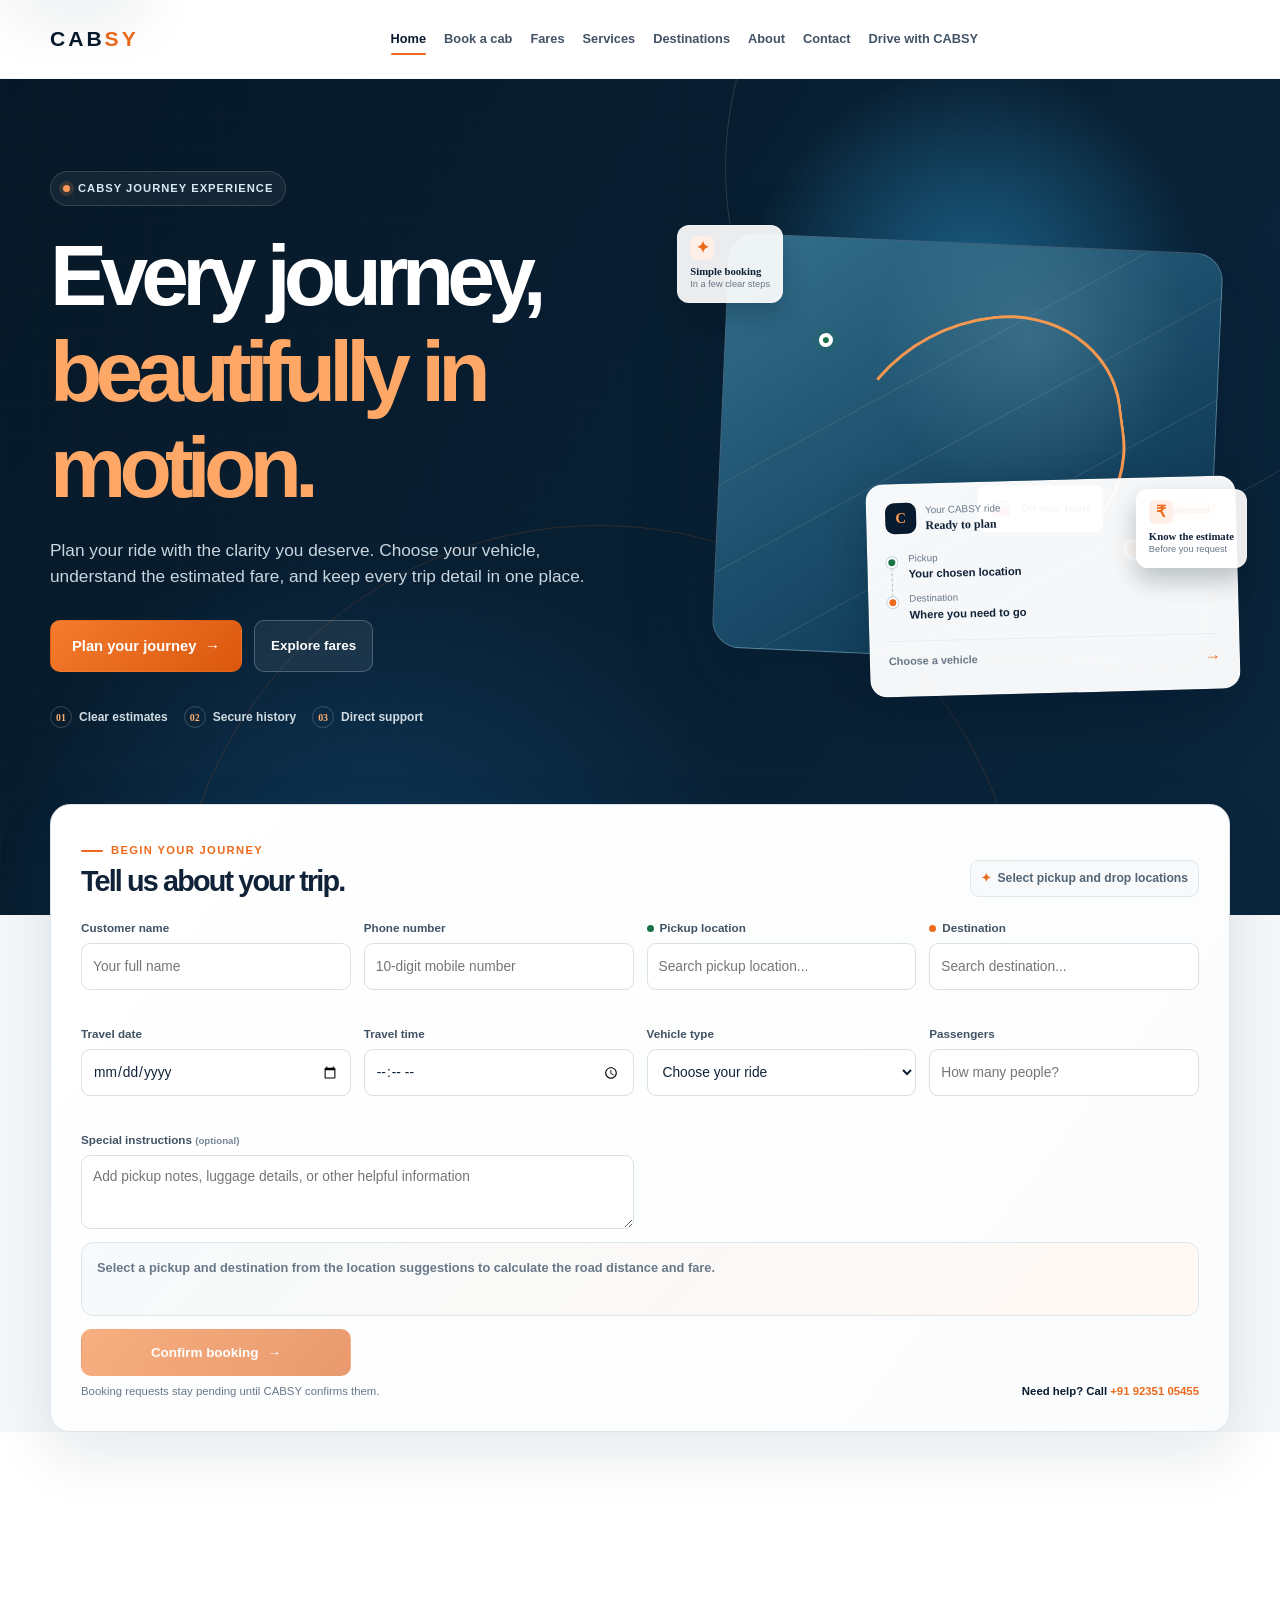
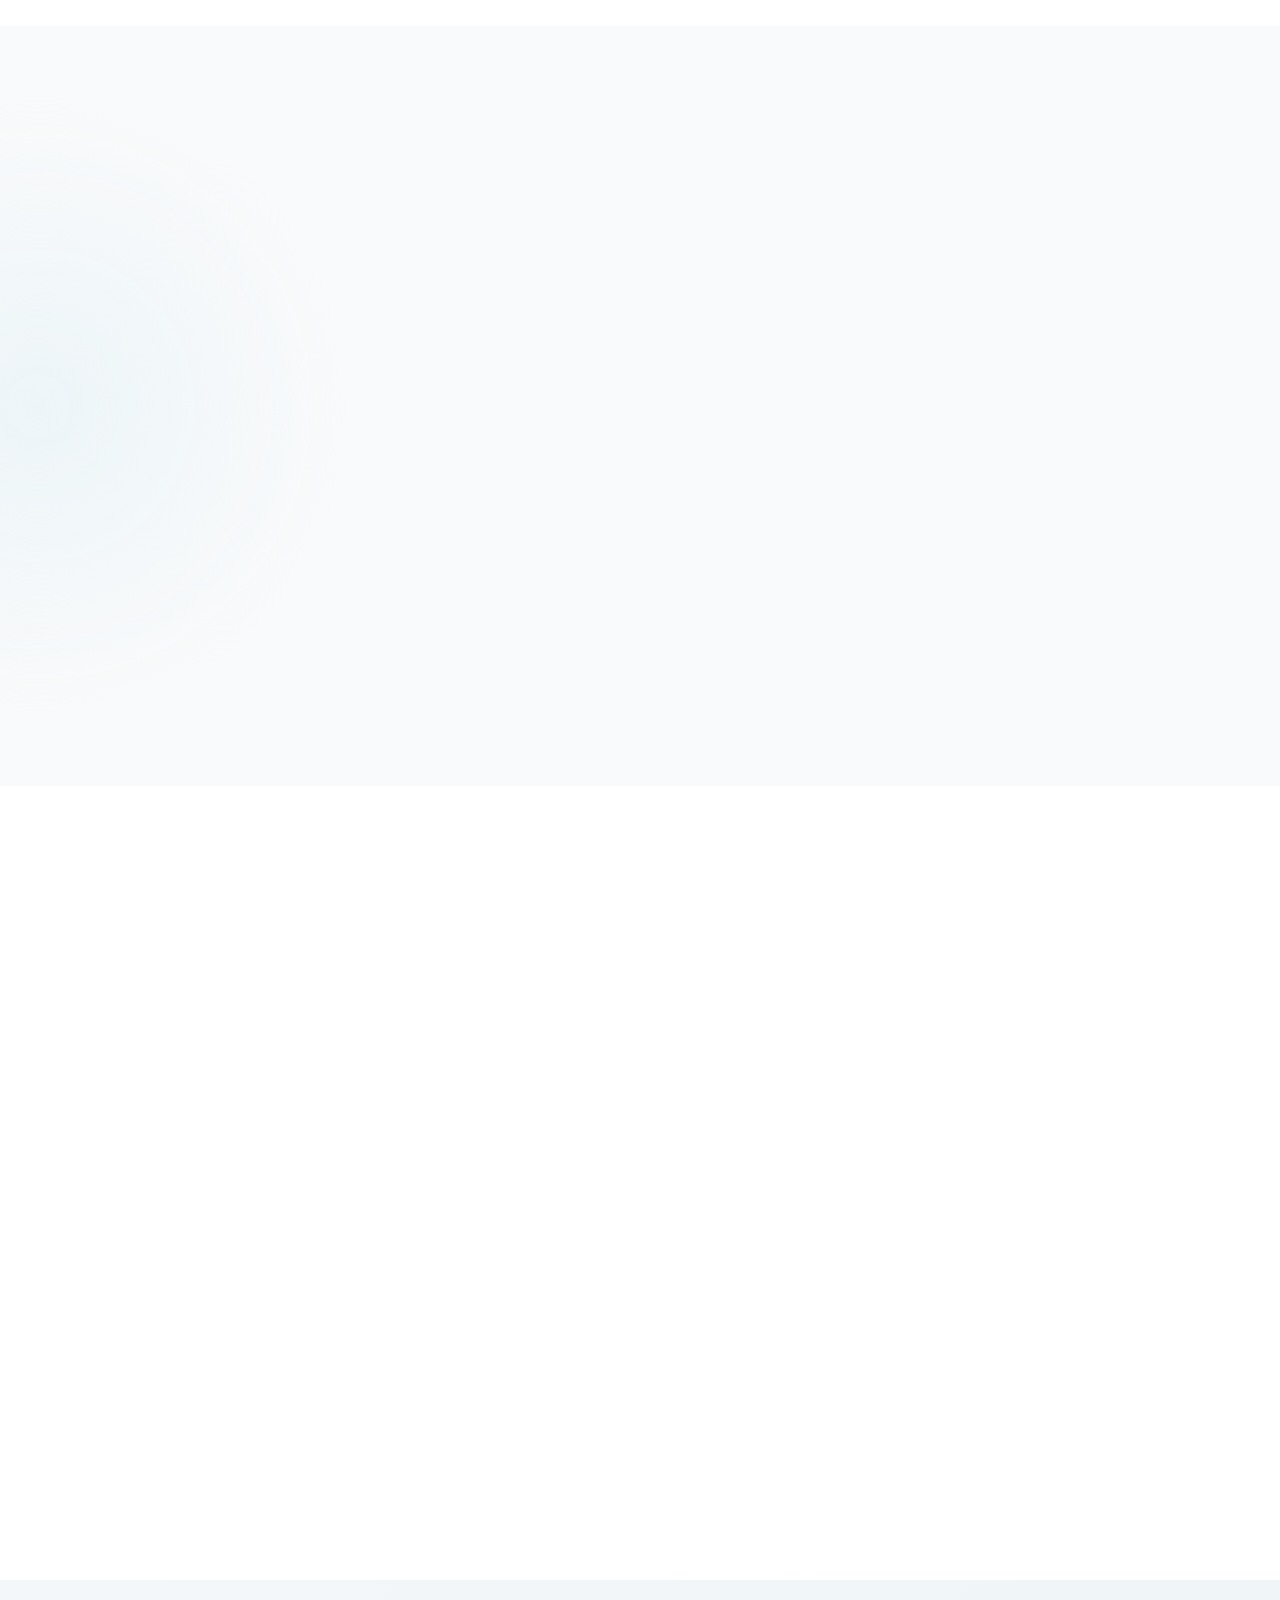
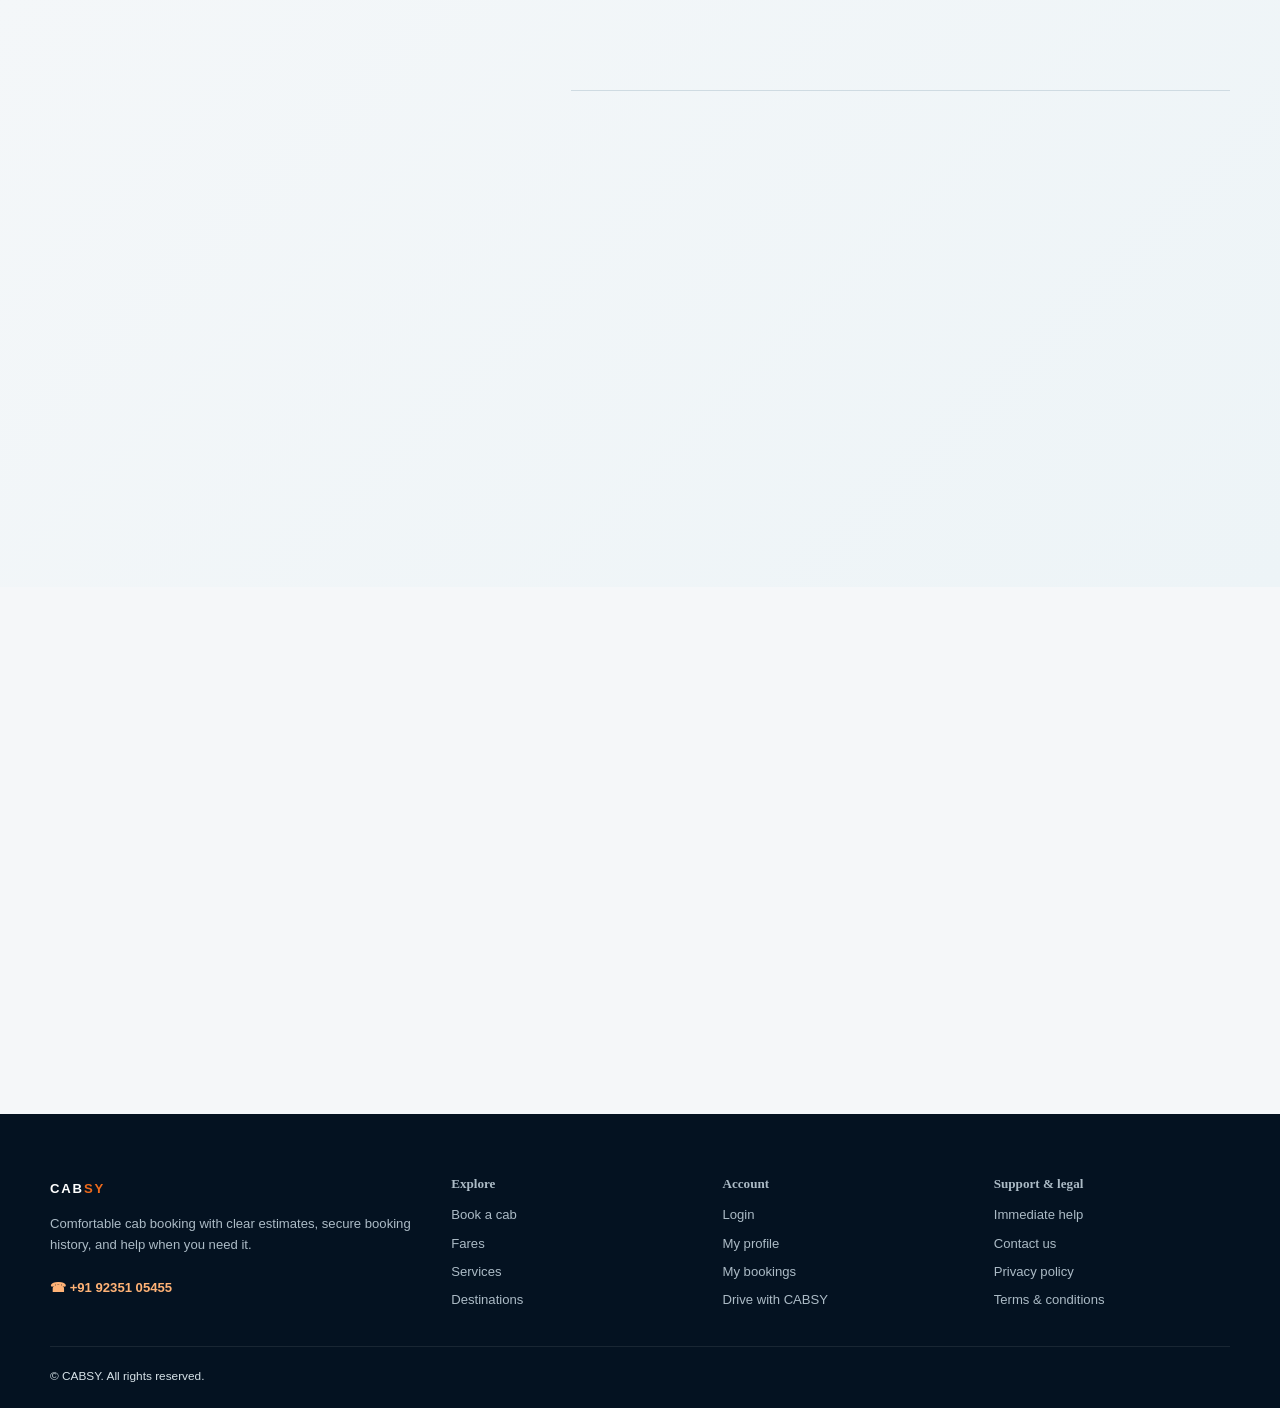
<file: index.html>
<!doctype html>
<html lang="en">
<head>
  <meta charset="utf-8">
  <meta name="viewport" content="width=device-width, initial-scale=1">
  <title>CABSY | Premium cab booking, made clear</title>
  <meta name="description" content="Plan your CABSY trip with transparent estimated fares, account-based booking history, and immediate support.">
  <meta property="og:title" content="CABSY | Your Journey, Our Priority">
  <meta property="og:description" content="Comfortable cab booking with clear trip details and transparent estimated fares.">
  <link rel="canonical" href="https://cabsyindia.com/">
  <link rel="stylesheet" href="css/style.css">
</head>
<body class="landing-page">
  <a class="skip-link" href="#main">Skip to content</a>
  <header class="site-header">
    <nav class="nav container" aria-label="Main navigation">
      <a class="logo" href="index.html" aria-label="CABSY home">CAB<span>SY</span></a>
      <button class="menu-toggle" type="button" aria-label="Toggle navigation menu" aria-expanded="false">☰</button>
      <div class="nav-links">
        <a class="active" href="index.html">Home</a><a href="#book">Book a cab</a><a href="fares.html">Fares</a><a href="services.html">Services</a><a href="destinations.html">Destinations</a><a href="about.html">About</a><a href="contact.html">Contact</a><a href="driver-registration.html">Drive with CABSY</a>
      </div>
      <div class="nav-actions" data-auth-slot></div>
    </nav>
  </header>

  <main id="main">
    <section class="hero hero-premium">
      <div class="hero-orbit orbit-one" aria-hidden="true"></div><div class="hero-orbit orbit-two" aria-hidden="true"></div>
      <div class="hero-grid-pattern" aria-hidden="true"></div>
      <div class="container hero-layout">
        <div class="hero-copy hero-entrance">
          <span class="hero-badge"><i aria-hidden="true"></i> CABSY journey experience</span>
          <h1>Every journey,<br><span>beautifully in motion.</span></h1>
          <p>Plan your ride with the clarity you deserve. Choose your vehicle, understand the estimated fare, and keep every trip detail in one place.</p>
          <div class="hero-actions">
            <a class="button button-primary button-xl" href="#book">Plan your journey <span aria-hidden="true">→</span></a>
            <a class="button button-ghost" href="fares.html">Explore fares</a>
          </div>
          <div class="hero-proof" aria-label="CABSY product benefits"><span><b>01</b> Clear estimates</span><span><b>02</b> Secure history</span><span><b>03</b> Direct support</span></div>
        </div>

        <div class="hero-product hero-entrance" aria-label="CABSY booking preview">
          <div class="hero-glow" aria-hidden="true"></div>
          <div class="map-panel">
            <div class="map-lines" aria-hidden="true"><span></span><span></span><span></span><span></span></div>
            <div class="map-route" aria-hidden="true"><i></i><b></b></div>
            <div class="car-chip" aria-hidden="true"><span>🚘</span><small>On your route</small></div>
          </div>
          <article class="trip-preview">
            <div class="preview-top"><span class="preview-mark">C</span><span><small>Your CABSY ride</small><strong>Ready to plan</strong></span><em>Estimated</em></div>
            <div class="preview-route"><span class="route-point pickup"></span><div><small>Pickup</small><strong>Your chosen location</strong></div><span class="route-rule"></span><span class="route-point destination"></span><div><small>Destination</small><strong>Where you need to go</strong></div></div>
            <div class="preview-foot"><span>Choose a vehicle</span><span class="mini-arrow">→</span></div>
          </article>
          <div class="floating-note note-left"><span>✦</span><strong>Simple booking</strong><small>In a few clear steps</small></div>
          <div class="floating-note note-right"><span>₹</span><strong>Know the estimate</strong><small>Before you request</small></div>
        </div>
      </div>
    </section>

    <section class="booking-stage" id="book" aria-labelledby="booking-title">
      <div class="container">
        <form class="booking-card" id="booking-form" novalidate>
          <div class="booking-header">
            <div><span class="eyebrow">Begin your journey</span><h2 id="booking-title">Tell us about your trip.</h2></div>
            <div class="fare-preview" data-fare-preview><span>✦</span> Select pickup and drop locations</div>
          </div>
          <div class="booking-grid">
            <div class="field"><label for="name">Customer name</label><input id="name" name="name" autocomplete="name" required placeholder="Your full name"><span class="field-error" data-error-for="name"></span></div>
            <div class="field"><label for="phone">Phone number</label><input id="phone" name="phone" inputmode="tel" autocomplete="tel" required placeholder="10-digit mobile number"><span class="field-error" data-error-for="phone"></span></div>
            <div class="field field-route location-field"><label for="pickup"><span class="input-status status-pickup"></span>Pickup location</label><input id="pickup" name="pickup" required autocomplete="off" placeholder="Search pickup location..."><div class="location-results" data-location-results="pickup" role="listbox"></div><span class="field-error" data-error-for="pickup"></span></div>
            <div class="field field-route location-field"><label for="destination"><span class="input-status status-destination"></span>Destination</label><input id="destination" name="destination" required autocomplete="off" placeholder="Search destination..."><div class="location-results" data-location-results="drop" role="listbox"></div><span class="field-error" data-error-for="destination"></span></div>
            <div class="field"><label for="travel_date">Travel date</label><input id="travel_date" name="travel_date" type="date" required><span class="field-error" data-error-for="travel_date"></span></div>
            <div class="field"><label for="travel_time">Travel time</label><input id="travel_time" name="travel_time" type="time" required><span class="field-error" data-error-for="travel_time"></span></div>
            <div class="field"><label for="vehicle">Vehicle type</label><select id="vehicle" name="vehicle" required><option value="">Choose your ride</option><option value="sedan">Sedan · ₹14/km · Up to 4</option><option value="suv">SUV · ₹18/km · Up to 6</option><option value="premium">Premium · ₹25/km · Up to 4</option></select><span class="field-error" data-error-for="vehicle"></span></div>
            <div class="field"><label for="passenger_count">Passengers</label><input id="passenger_count" name="passenger_count" type="number" min="1" max="16" required placeholder="How many people?"><span class="field-error" data-error-for="passenger_count"></span></div>
            <div class="field field-full"><label for="special_instructions">Special instructions <small>(optional)</small></label><textarea id="special_instructions" name="special_instructions" placeholder="Add pickup notes, luggage details, or other helpful information"></textarea></div>
            <section class="route-summary" id="route-summary" aria-live="polite"><div class="route-summary-empty">Select a pickup and destination from the location suggestions to calculate the road distance and fare.</div></section><div class="route-map" id="route-map" hidden aria-label="Driving route map"></div>
            <button class="button button-primary form-submit" type="submit" disabled>Confirm booking <span aria-hidden="true">→</span></button>
          </div>
          <div class="booking-footer"><span>Booking requests stay pending until CABSY confirms them.</span><a href="tel:+919235105455">Need help? Call <b>+91 92351 05455</b></a></div>
        </form>
      </div>
    </section>

    <section class="assurance-band"><div class="container assurance-grid" data-reveal>
      <div><span class="assurance-number">01</span><strong>Transparent estimates</strong><p>See the vehicle’s estimated fare before you submit.</p></div>
      <div><span class="assurance-number">02</span><strong>Details, always available</strong><p>Find your booking reference and trip information in your account.</p></div>
      <div><span class="assurance-number">03</span><strong>Immediate human help</strong><p><a href="tel:+919235105455">Call +91 92351 05455</a> when you need information.</p></div>
    </div></section>

    <section class="section experience-section"><div class="container split-intro" data-reveal>
      <div><span class="eyebrow">Designed around your journey</span><h2>The kind of clarity travel deserves.</h2></div>
      <p>From a first booking request to checking an existing trip, CABSY keeps the essential details calm, visible, and easy to manage.</p>
    </div><div class="container experience-grid">
      <article class="experience-card card card-wide" data-reveal><div class="experience-icon">↗</div><div><span class="card-kicker">A focused start</span><h3>Book without the back-and-forth.</h3><p>Share your route, date, group size, and preferred vehicle in one considered flow.</p></div><div class="card-orbit" aria-hidden="true"><span></span><span></span></div></article>
      <article class="experience-card card" data-reveal><div class="experience-icon">₹</div><span class="card-kicker">No surprises in the flow</span><h3>Estimates that stay visible.</h3><p>Your selected vehicle’s estimated fare is visible before you submit a request.</p></article>
      <article class="experience-card card card-dark" data-reveal><div class="experience-icon">□</div><span class="card-kicker">Your CABSY account</span><h3>Every request, within reach.</h3><p>Review your details, status, and booking history whenever you need them.</p><a href="auth.html" class="card-link">Create an account <span>→</span></a></article>
    </div></section>

    <section class="section fleet-section"><div class="container fleet-head" data-reveal><div><span class="eyebrow">Choose your comfort</span><h2>Made for the way<br>you travel.</h2></div><div><p>Choose a vehicle based on your group, luggage, and the kind of journey ahead.</p><a class="text-link" href="fares.html">Explore all vehicles <span>→</span></a></div></div>
      <div class="container vehicle-grid">
        <article class="vehicle-card card" data-reveal><div class="vehicle-stage stage-sedan"><span class="vehicle-emoji">🚘</span><span class="vehicle-label">Sedan</span></div><p class="vehicle-meta">Up to 4 passengers · 2 bags</p><h3>Easy, everyday comfort.</h3><div class="price">₹14 <small>per road km</small></div><button class="button button-outline" data-vehicle-select="sedan">Choose Sedan</button></article>
        <article class="vehicle-card card featured-vehicle" data-reveal><span class="popular-tag">Family favourite</span><div class="vehicle-stage stage-ertiga"><span class="vehicle-emoji">🚙</span><span class="vehicle-label">SUV</span></div><p class="vehicle-meta">Up to 6 passengers · 4 bags</p><h3>Room for everyone.</h3><div class="price">₹18 <small>per road km</small></div><button class="button button-primary" data-vehicle-select="suv">Choose SUV</button></article>
        <article class="vehicle-card card" data-reveal><div class="vehicle-stage stage-innova"><span class="vehicle-emoji">✨</span><span class="vehicle-label">Premium</span></div><p class="vehicle-meta">Up to 4 passengers · 3 bags</p><h3>Elevated comfort for the road.</h3><div class="price">₹25 <small>per road km</small></div><button class="button button-outline" data-vehicle-select="premium">Choose Premium</button></article>
      </div>
    </section>

    <section class="section journey-section"><div class="container journey-layout"><div class="journey-copy" data-reveal><span class="eyebrow">A better booking rhythm</span><h2>Four moments.<br>One seamless request.</h2><p>We have made the journey from an idea to a clear booking request intentionally simple.</p><a class="button button-outline" href="#book">Start planning <span aria-hidden="true">→</span></a></div><ol class="journey-list"><li data-reveal><span>01</span><div><h3>Create your account</h3><p>Sign in securely to keep your trip information together.</p></div></li><li data-reveal><span>02</span><div><h3>Share the essentials</h3><p>Add route, date, time, and passenger details.</p></div></li><li data-reveal><span>03</span><div><h3>Choose your ride</h3><p>Select the vehicle that suits the journey you are planning.</p></div></li><li data-reveal><span>04</span><div><h3>Keep your reference</h3><p>Track the pending request through your CABSY account.</p></div></li></ol></div></section>

    <section class="section support-section"><div class="container support-card" data-reveal><div class="support-orb" aria-hidden="true"></div><div><span class="eyebrow">A real person when it matters</span><h2>Need a little help<br>along the way?</h2><p>For immediate help or any information about a booking request, call CABSY directly.</p></div><a class="support-number" href="tel:+919235105455"><span aria-hidden="true">☎</span><span><small>Call CABSY support</small><strong>+91 92351 05455</strong></span></a></div></section>
  </main>

  <footer class="site-footer"><div class="container footer-grid"><div><a class="logo" href="index.html">CAB<span>SY</span></a><p>Comfortable cab booking with clear estimates, secure booking history, and help when you need it.</p><a class="footer-phone" href="tel:+919235105455">☎ +91 92351 05455</a></div><div><p class="footer-title">Explore</p><div class="footer-links"><a href="#book">Book a cab</a><a href="fares.html">Fares</a><a href="services.html">Services</a><a href="destinations.html">Destinations</a></div></div><div><p class="footer-title">Account</p><div class="footer-links"><a href="auth.html">Login</a><a href="profile.html">My profile</a><a href="bookings.html">My bookings</a><a href="driver-registration.html">Drive with CABSY</a></div></div><div><p class="footer-title">Support & legal</p><div class="footer-links"><a href="tel:+919235105455">Immediate help</a><a href="contact.html">Contact us</a><a href="privacy.html">Privacy policy</a><a href="terms.html">Terms & conditions</a></div></div></div><div class="container copyright">© CABSY. All rights reserved.</div></footer>
  <div class="toast-region" aria-live="polite"></div><div class="modal-backdrop" id="modal-backdrop" role="presentation"><section class="modal" role="dialog" aria-modal="true"></section></div>
  <script type="module" src="js/script.js"></script><script type="module" src="js/booking.js"></script>
</body>
</html>
</file>
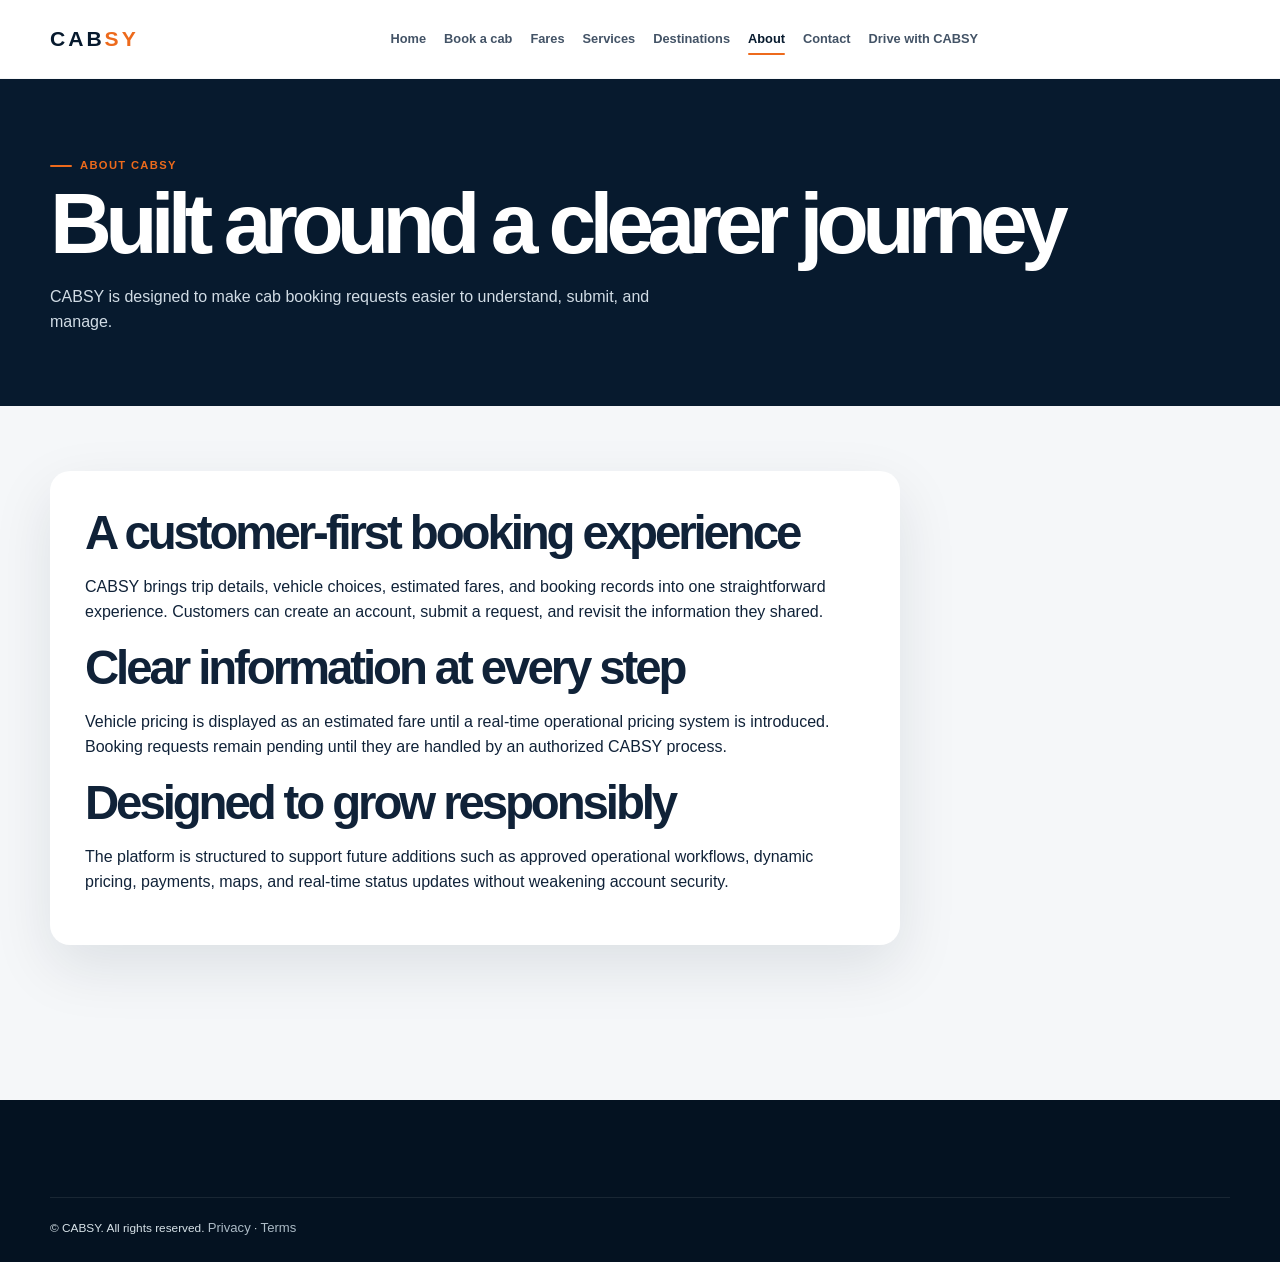
<file: about.html>
<!doctype html><html lang="en"><head><meta charset="utf-8"><meta name="viewport" content="width=device-width,initial-scale=1"><title>About CABSY</title><meta name="description" content="Learn about CABSY's customer-first cab booking approach."><link rel="stylesheet" href="css/style.css"></head><body><header class="site-header"><nav class="nav container"><a class="logo" href="index.html">CAB<span>SY</span></a><div class="nav-links"><a href="index.html">Home</a><a href="index.html#book">Book a cab</a><a href="fares.html">Fares</a><a href="services.html">Services</a><a href="destinations.html">Destinations</a><a class="active" href="about.html">About</a><a href="contact.html">Contact</a><a href="driver-registration.html">Drive with CABSY</a></div><div class="nav-actions" data-auth-slot></div></nav></header><main><section class="page-hero"><div class="container"><span class="eyebrow">About CABSY</span><h1>Built around a clearer journey</h1><p>CABSY is designed to make cab booking requests easier to understand, submit, and manage.</p></div></section><section class="content-page container"><article><h2>A customer-first booking experience</h2><p>CABSY brings trip details, vehicle choices, estimated fares, and booking records into one straightforward experience. Customers can create an account, submit a request, and revisit the information they shared.</p><h2>Clear information at every step</h2><p>Vehicle pricing is displayed as an estimated fare until a real-time operational pricing system is introduced. Booking requests remain pending until they are handled by an authorized CABSY process.</p><h2>Designed to grow responsibly</h2><p>The platform is structured to support future additions such as approved operational workflows, dynamic pricing, payments, maps, and real-time status updates without weakening account security.</p></article></section></main><footer class="site-footer"><div class="container copyright">© CABSY. All rights reserved. <a href="privacy.html">Privacy</a> · <a href="terms.html">Terms</a></div></footer><div class="toast-region" aria-live="polite"></div><script type="module" src="js/script.js"></script></body></html>
</file>
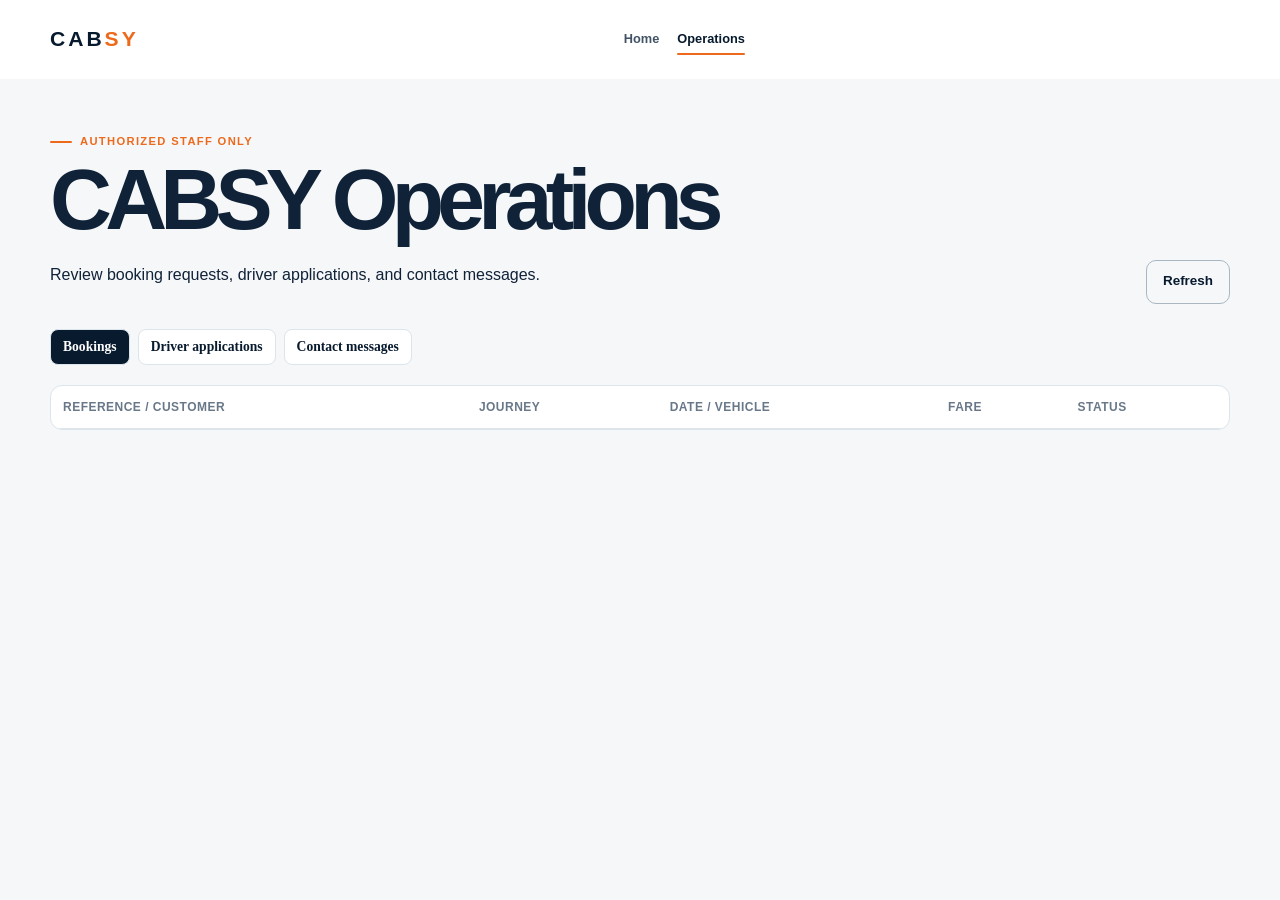
<file: admin.html>
<!doctype html><html lang="en"><head><meta charset="utf-8"><meta name="viewport" content="width=device-width,initial-scale=1"><title>Operations Dashboard | CABSY</title><meta name="description" content="Protected CABSY operations dashboard."><link rel="stylesheet" href="css/style.css"><link rel="stylesheet" href="css/bookings.css"><link rel="stylesheet" href="css/admin.css"></head><body><header class="site-header"><nav class="nav container"><a class="logo" href="index.html">CAB<span>SY</span></a><div class="nav-links"><a href="index.html">Home</a><a class="active" href="admin.html">Operations</a></div><div class="nav-actions" data-auth-slot></div></nav></header><main class="dashboard container"><div class="dashboard-head"><div><span class="eyebrow">Authorized staff only</span><h1>CABSY Operations</h1><p>Review booking requests, driver applications, and contact messages.</p></div><button class="button button-outline" id="refresh-dashboard">Refresh</button></div><section class="grid-3" id="admin-metrics" aria-live="polite"></section><div class="admin-tabs" role="tablist"><button class="admin-tab active" data-panel="admin-bookings">Bookings</button><button class="admin-tab" data-panel="admin-drivers">Driver applications</button><button class="admin-tab" data-panel="admin-messages">Contact messages</button></div><section class="admin-panel active" id="admin-bookings"><div class="admin-table-wrap"><table class="admin-table"><thead><tr><th>Reference / customer</th><th>Journey</th><th>Date / vehicle</th><th>Fare</th><th>Status</th></tr></thead><tbody id="admin-bookings-body"></tbody></table></div></section><section class="admin-panel" id="admin-drivers"><div class="admin-table-wrap"><table class="admin-table"><thead><tr><th>Applicant</th><th>Experience / vehicle</th><th>Registration / licence</th><th>Status</th></tr></thead><tbody id="admin-drivers-body"></tbody></table></div></section><section class="admin-panel" id="admin-messages"><div class="admin-table-wrap"><table class="admin-table"><thead><tr><th>Sender</th><th>Message</th><th>Received</th><th>Status</th></tr></thead><tbody id="admin-messages-body"></tbody></table></div></section></main><div class="toast-region" aria-live="polite"></div><script type="module" src="js/admin.js"></script></body></html>
</file>
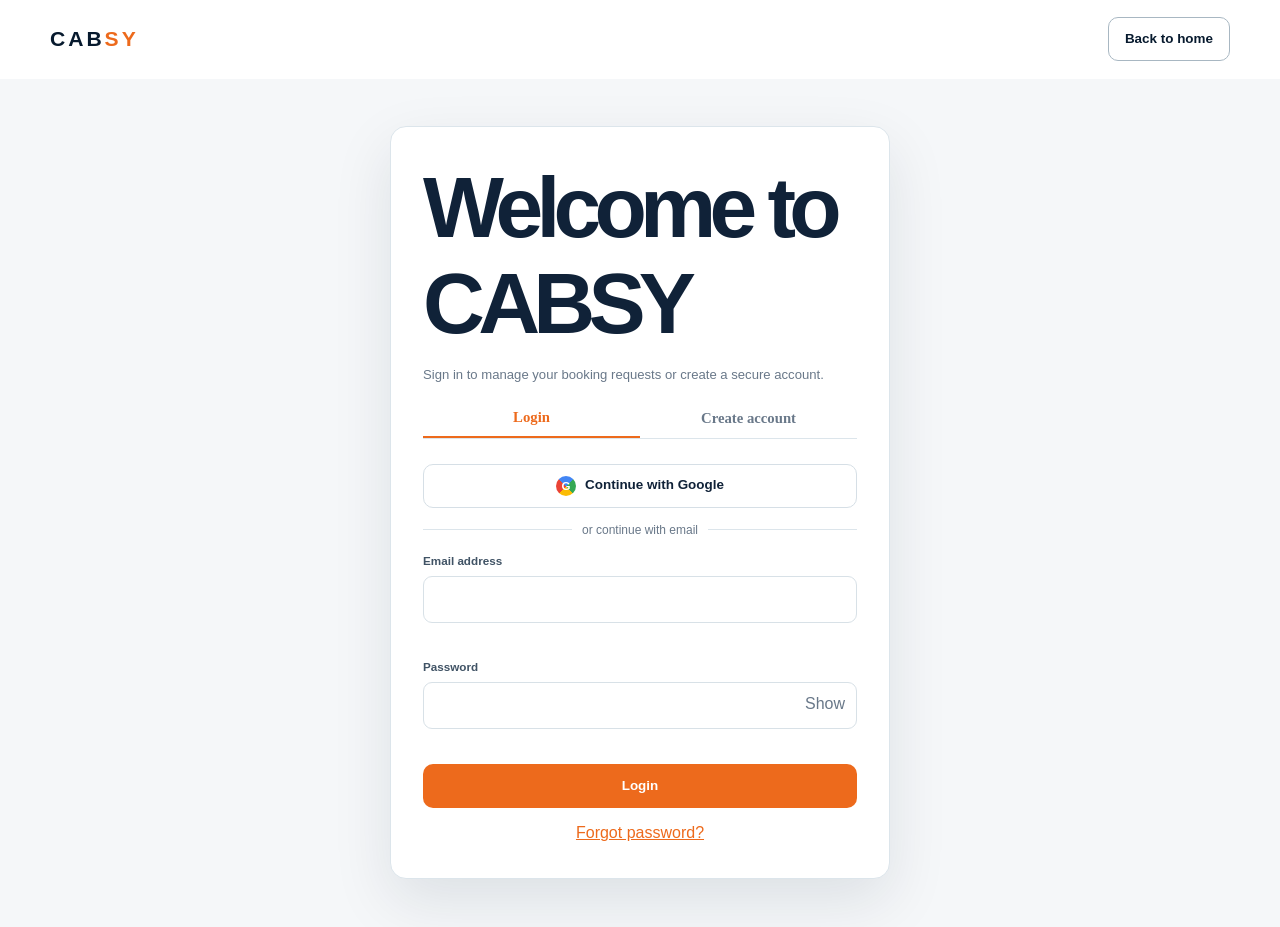
<file: auth.html>
<!doctype html>
<html lang="en">
<head>
  <meta charset="utf-8">
  <meta name="viewport" content="width=device-width,initial-scale=1">
  <title>Account Access | CABSY</title>
  <meta name="description" content="Create or access your CABSY account.">
  <link rel="stylesheet" href="css/style.css">
  <link rel="stylesheet" href="css/auth.css">
</head>
<body>
  <header class="site-header"><nav class="nav container" aria-label="Main navigation"><a class="logo" href="index.html">CAB<span>SY</span></a><a class="button button-outline" href="index.html">Back to home</a></nav></header>
  <main class="auth-main"><section class="auth-card" aria-labelledby="auth-title">
    <h1 id="auth-title">Welcome to CABSY</h1>
    <p class="auth-note">Sign in to manage your booking requests or create a secure account.</p>
    <div id="auth-message" class="auth-message" role="status"></div>
    <div class="auth-tabs" role="tablist"><button class="auth-tab active" data-panel="login" role="tab">Login</button><button class="auth-tab" data-panel="signup" role="tab">Create account</button></div>

    <form id="login-form" class="auth-form">
      <button class="button google-button" type="button" data-google-oauth><span class="google-mark" aria-hidden="true">G</span> Continue with Google</button>
      <div class="auth-divider" role="separator"><span>or continue with email</span></div>
      <div class="field"><label for="login-email">Email address</label><input id="login-email" name="email" type="email" autocomplete="email" required><span class="field-error" data-error-for="email"></span></div>
      <div class="field"><label for="login-password">Password</label><div class="password-wrap"><input id="login-password" name="password" type="password" autocomplete="current-password" required><button class="password-toggle" data-password-toggle="login-password" type="button">Show</button></div><span class="field-error" data-error-for="password"></span></div>
      <button class="button" type="submit">Login</button>
      <button class="auth-link" type="button" onclick="document.getElementById('forgot-form').hidden=!document.getElementById('forgot-form').hidden">Forgot password?</button>
    </form>

    <form id="forgot-form" class="auth-form forgot-panel" hidden><div class="field"><label for="forgot-email">Email address</label><input id="forgot-email" name="email" type="email" autocomplete="email"></div><button class="button button-outline" type="submit">Send reset link</button></form>

    <form id="signup-form" class="auth-form" hidden>
      <button class="button google-button" type="button" data-google-oauth><span class="google-mark" aria-hidden="true">G</span> Continue with Google</button>
      <div class="auth-divider" role="separator"><span>or create an account with email</span></div>
      <div class="field"><label for="signup-name">Full name</label><input id="signup-name" name="full_name" autocomplete="name" required><span class="field-error" data-error-for="full_name"></span></div>
      <div class="field"><label for="signup-email">Email address</label><input id="signup-email" name="email" type="email" autocomplete="email" required><span class="field-error" data-error-for="email"></span></div>
      <div class="field"><label for="signup-phone">Phone number</label><input id="signup-phone" name="phone" inputmode="tel" autocomplete="tel" required placeholder="10-digit mobile number"><span class="field-error" data-error-for="phone"></span></div>
      <div class="field"><label for="signup-password">Password</label><div class="password-wrap"><input id="signup-password" name="password" type="password" autocomplete="new-password" required><button class="password-toggle" data-password-toggle="signup-password" type="button">Show</button></div><div class="strength" aria-label="Password strength"><span></span></div><span class="field-error" data-error-for="password"></span></div>
      <div class="field"><label for="confirm-password">Confirm password</label><input id="confirm-password" name="confirm_password" type="password" autocomplete="new-password" required><span class="field-error" data-error-for="confirm_password"></span></div>
      <button class="button" type="submit">Create account</button>
      <p class="auth-note">You may need to verify your email before signing in, depending on your Supabase Auth settings.</p>
    </form>

    <form id="reset-form" class="auth-form" hidden><div class="field"><label for="reset-password">New password</label><input id="reset-password" name="password" type="password" autocomplete="new-password" required></div><button class="button" type="submit">Update password</button></form>
  </section></main>
  <div class="toast-region" aria-live="polite"></div>
  <script type="module" src="js/auth.js"></script>
</body>
</html>
</file>
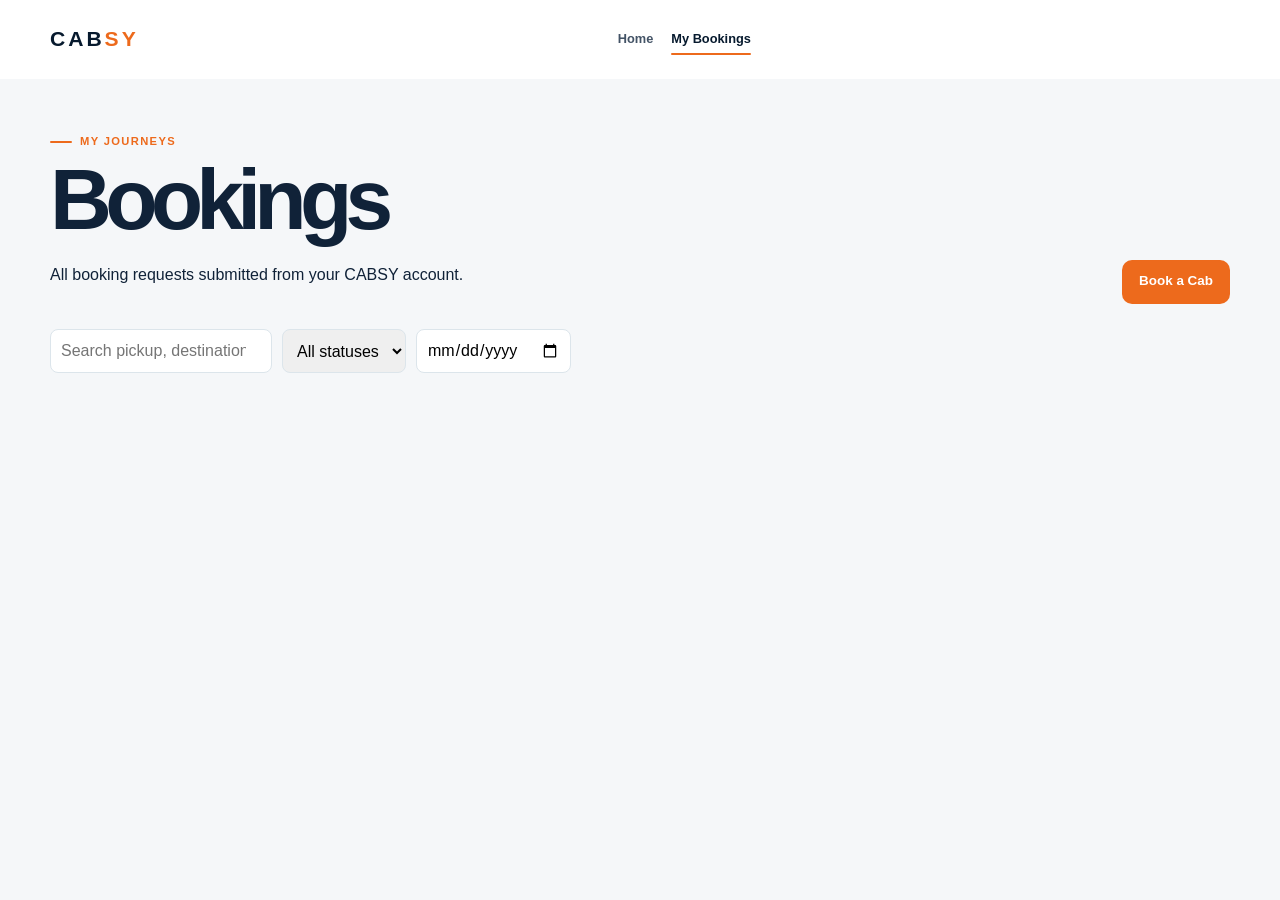
<file: bookings.html>
<!doctype html><html lang="en"><head><meta charset="utf-8"><meta name="viewport" content="width=device-width,initial-scale=1"><title>My Bookings | CABSY</title><meta name="description" content="View your CABSY booking requests."><link rel="stylesheet" href="css/style.css"><link rel="stylesheet" href="css/bookings.css"></head><body><header class="site-header"><nav class="nav container"><a class="logo" href="index.html">CAB<span>SY</span></a><div class="nav-links"><a href="index.html">Home</a><a class="active" href="bookings.html">My Bookings</a></div><div class="nav-actions" data-auth-slot></div></nav></header><main class="dashboard container"><div class="dashboard-head"><div><span class="eyebrow">My journeys</span><h1>Bookings</h1><p>All booking requests submitted from your CABSY account.</p></div><a class="button" href="index.html#book">Book a Cab</a></div><div class="filters"><input id="booking-search" type="search" placeholder="Search pickup, destination or reference" aria-label="Search bookings"><select id="status-filter" aria-label="Filter booking status"><option value="">All statuses</option><option value="pending">Pending</option><option value="confirmed">Confirmed</option><option value="completed">Completed</option><option value="cancelled">Cancelled</option></select><input id="date-filter" type="date" aria-label="Filter booking date"></div><section id="booking-list" class="booking-list" aria-live="polite"></section></main><div class="toast-region" aria-live="polite"></div><script type="module" src="js/bookings.js"></script></body></html>
</file>
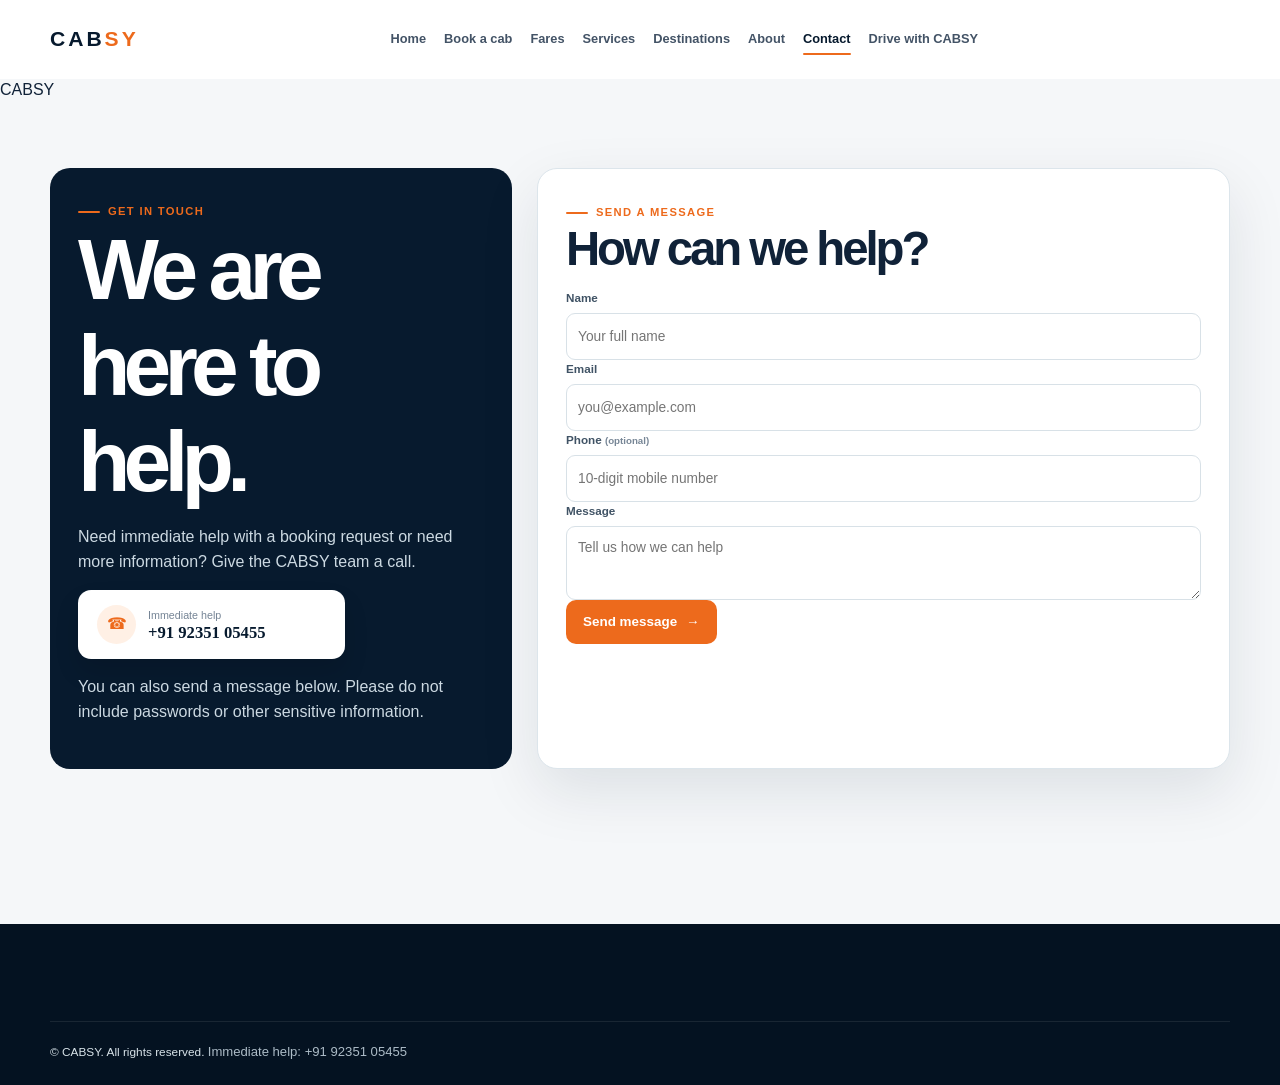
<file: contact.html>
<!doctype html>
<html lang="en"><head><meta charset="utf-8"><meta name="viewport" content="width=device-width,initial-scale=1"><title>Contact</title> CABSY</title><meta name="description" content="Contact CABSY or call +91 92351 05455 for immediate booking help."><link rel="canonical" href="https://cabsyindia.com/contact.html"><link rel="stylesheet" href="css/style.css"><link rel="stylesheet" href="css/pages.css"></head>
<body><header class="site-header"><nav class="nav container" aria-label="Main navigation"><a class="logo" href="index.html">CAB<span>SY</span></a><button class="menu-toggle" type="button" aria-label="Toggle navigation menu" aria-expanded="false">☰</button><div class="nav-links"><a href="index.html">Home</a><a href="index.html#book">Book a cab</a><a href="fares.html">Fares</a><a href="services.html">Services</a><a href="destinations.html">Destinations</a><a href="about.html">About</a><a class="active" href="contact.html">Contact</a><a href="driver-registration.html">Drive with CABSY</a></div><div class="nav-actions" data-auth-slot></div></nav></header>
<main class="content-page container"><div class="contact-layout"><aside class="contact-aside"><span class="eyebrow">Get in touch</span><h1>We are here to help.</h1><p>Need immediate help with a booking request or need more information? Give the CABSY team a call.</p><a class="support-number" href="tel:+919235105455" aria-label="Call CABSY support at 9235105455"><span aria-hidden="true">☎</span><span><small>Immediate help</small><strong>+91 92351 05455</strong></span></a><p class="contact-aside-note">You can also send a message below. Please do not include passwords or other sensitive information.</p></aside><form id="contact-form" class="card contact-form"><span class="eyebrow">Send a message</span><h2>How can we help?</h2><div class="form-grid-2"><div class="field"><label for="contact-name">Name</label><input id="contact-name" name="name" autocomplete="name" required placeholder="Your full name"></div><div class="field"><label for="contact-email">Email</label><input id="contact-email" name="email" type="email" autocomplete="email" required placeholder="you@example.com"></div></div><div class="field"><label for="contact-phone">Phone <small>(optional)</small></label><input id="contact-phone" name="phone" inputmode="tel" autocomplete="tel" placeholder="10-digit mobile number"></div><div class="field"><label for="contact-message">Message</label><textarea id="contact-message" name="message" required minlength="10" placeholder="Tell us how we can help"></textarea></div><button class="button" type="submit">Send message <span aria-hidden="true">→</span></button></form></div></main>
<footer class="site-footer"><div class="container copyright">© CABSY. All rights reserved. <a href="tel:+919235105455">Immediate help: +91 92351 05455</a></div></footer><div class="toast-region" aria-live="polite"></div><script type="module" src="js/contact.js"></script></body></html>
</file>
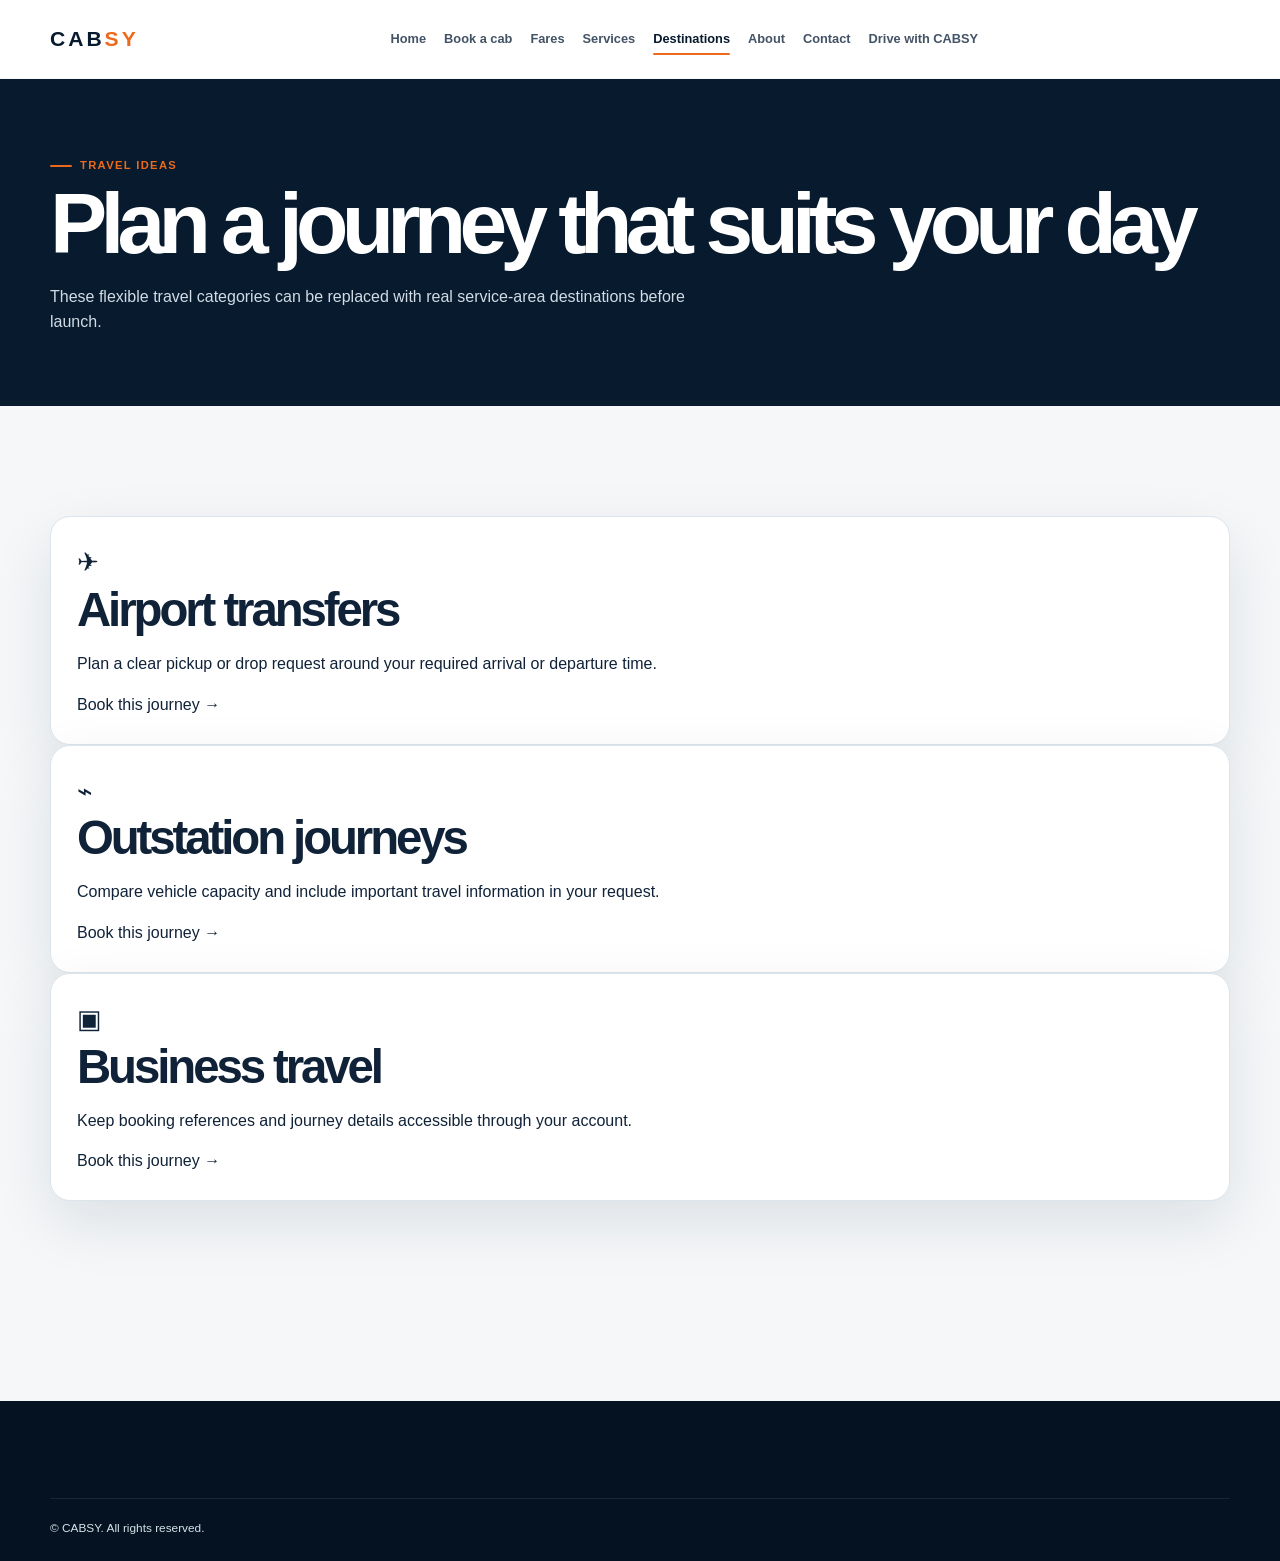
<file: destinations.html>
<!doctype html><html lang="en"><head><meta charset="utf-8"><meta name="viewport" content="width=device-width,initial-scale=1"><title>Travel Ideas | CABSY</title><meta name="description" content="Explore configurable CABSY travel ideas."><link rel="stylesheet" href="css/style.css"><link rel="stylesheet" href="css/pages.css"></head><body><header class="site-header"><nav class="nav container"><a class="logo" href="index.html">CAB<span>SY</span></a><div class="nav-links"><a href="index.html">Home</a><a href="index.html#book">Book a cab</a><a href="fares.html">Fares</a><a href="services.html">Services</a><a class="active" href="destinations.html">Destinations</a><a href="about.html">About</a><a href="contact.html">Contact</a><a href="driver-registration.html">Drive with CABSY</a></div><div class="nav-actions" data-auth-slot></div></nav></header><main><section class="page-hero"><div class="container"><span class="eyebrow">Travel ideas</span><h1>Plan a journey that suits your day</h1><p>These flexible travel categories can be replaced with real service-area destinations before launch.</p></div></section><section class="section container"><div class="grid-3"><article class="card destination-card"><div class="feature-icon">✈</div><h2>Airport transfers</h2><p>Plan a clear pickup or drop request around your required arrival or departure time.</p><a href="index.html#book">Book this journey →</a></article><article class="card destination-card"><div class="feature-icon">⌁</div><h2>Outstation journeys</h2><p>Compare vehicle capacity and include important travel information in your request.</p><a href="index.html#book">Book this journey →</a></article><article class="card destination-card"><div class="feature-icon">▣</div><h2>Business travel</h2><p>Keep booking references and journey details accessible through your account.</p><a href="index.html#book">Book this journey →</a></article></div></section></main><footer class="site-footer"><div class="container copyright">© CABSY. All rights reserved.</div></footer><div class="toast-region" aria-live="polite"></div><script type="module" src="js/script.js"></script></body></html>
</file>
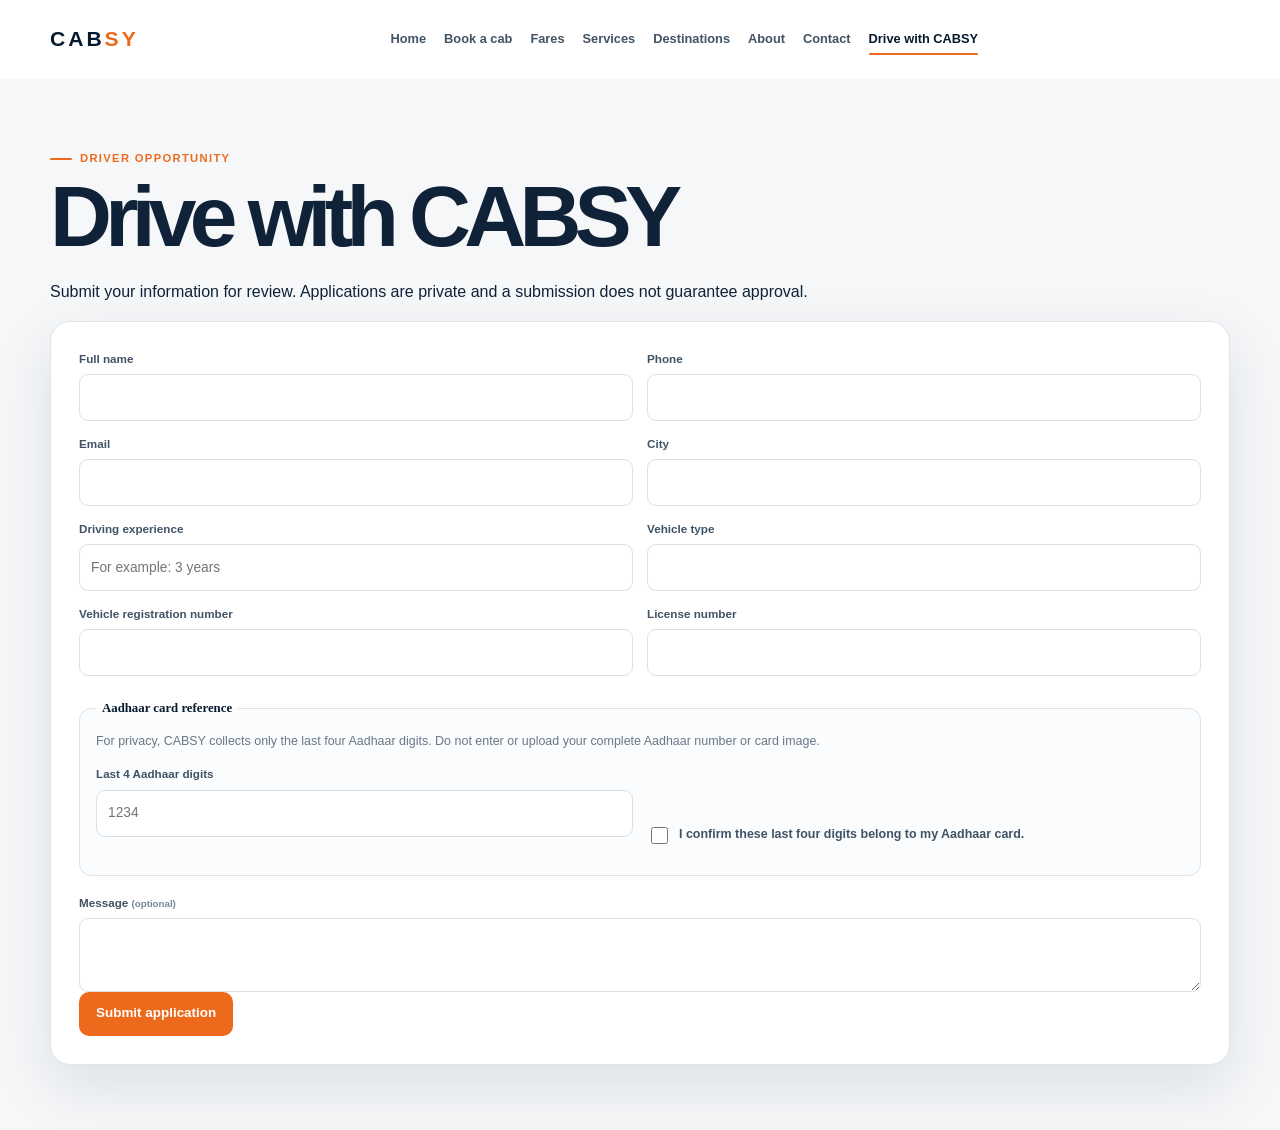
<file: driver-registration.html>
<!doctype html><html lang="en"><head><meta charset="utf-8"><meta name="viewport" content="width=device-width,initial-scale=1"><title>Drive with CABSY</title><meta name="description" content="Apply to drive with CABSY."><link rel="stylesheet" href="css/style.css"><link rel="stylesheet" href="css/pages.css"><link rel="stylesheet" href="css/profile.css"></head><body><header class="site-header"><nav class="nav container"><a class="logo" href="index.html">CAB<span>SY</span></a><button class="menu-toggle" type="button" aria-label="Toggle navigation menu" aria-expanded="false">☰</button><div class="nav-links"><a href="index.html">Home</a><a href="index.html#book">Book a cab</a><a href="fares.html">Fares</a><a href="services.html">Services</a><a href="destinations.html">Destinations</a><a href="about.html">About</a><a href="contact.html">Contact</a><a href="driver-registration.html" class="active">Drive with CABSY</a></div><div class="nav-actions" data-auth-slot></div></nav></header><main class="content-page container"><div class="section-head"><span class="eyebrow">Driver opportunity</span><h1>Drive with CABSY</h1><p>Submit your information for review. Applications are private and a submission does not guarantee approval.</p></div><form id="driver-form" class="card profile-form"><div class="form-grid-2"><div class="field"><label for="driver-name">Full name</label><input id="driver-name" name="full_name" required></div><div class="field"><label for="driver-phone">Phone</label><input id="driver-phone" name="phone" inputmode="tel" required></div><div class="field"><label for="driver-email">Email</label><input id="driver-email" name="email" type="email" required></div><div class="field"><label for="city">City</label><input id="city" name="city" required></div><div class="field"><label for="experience">Driving experience</label><input id="experience" name="experience" required placeholder="For example: 3 years"></div><div class="field"><label for="vehicle-type">Vehicle type</label><input id="vehicle-type" name="vehicle_type" required></div><div class="field"><label for="vehicle-registration">Vehicle registration number</label><input id="vehicle-registration" name="vehicle_registration" required></div><div class="field"><label for="license-number">License number</label><input id="license-number" name="license_number" required></div></div><fieldset class="identity-reference"><legend>Aadhaar card reference</legend><p>For privacy, CABSY collects only the last four Aadhaar digits. Do not enter or upload your complete Aadhaar number or card image.</p><div class="form-grid-2"><div class="field"><label for="aadhaar-last-four">Last 4 Aadhaar digits</label><input id="aadhaar-last-four" name="aadhaar_last_four" inputmode="numeric" autocomplete="off" pattern="[0-9]{4}" maxlength="4" required placeholder="1234"><span class="field-error" data-error-for="aadhaar_last_four"></span></div><label class="identity-confirm"><input id="aadhaar-confirmed" name="aadhaar_confirmed" type="checkbox" required> <span>I confirm these last four digits belong to my Aadhaar card.</span></label></div></fieldset><div class="field"><label for="driver-message">Message <small>(optional)</small></label><textarea id="driver-message" name="message"></textarea></div><button class="button" type="submit">Submit application</button></form></main><div class="toast-region" aria-live="polite"></div><script type="module" src="js/driver-registration.js"></script></body></html>
</file>
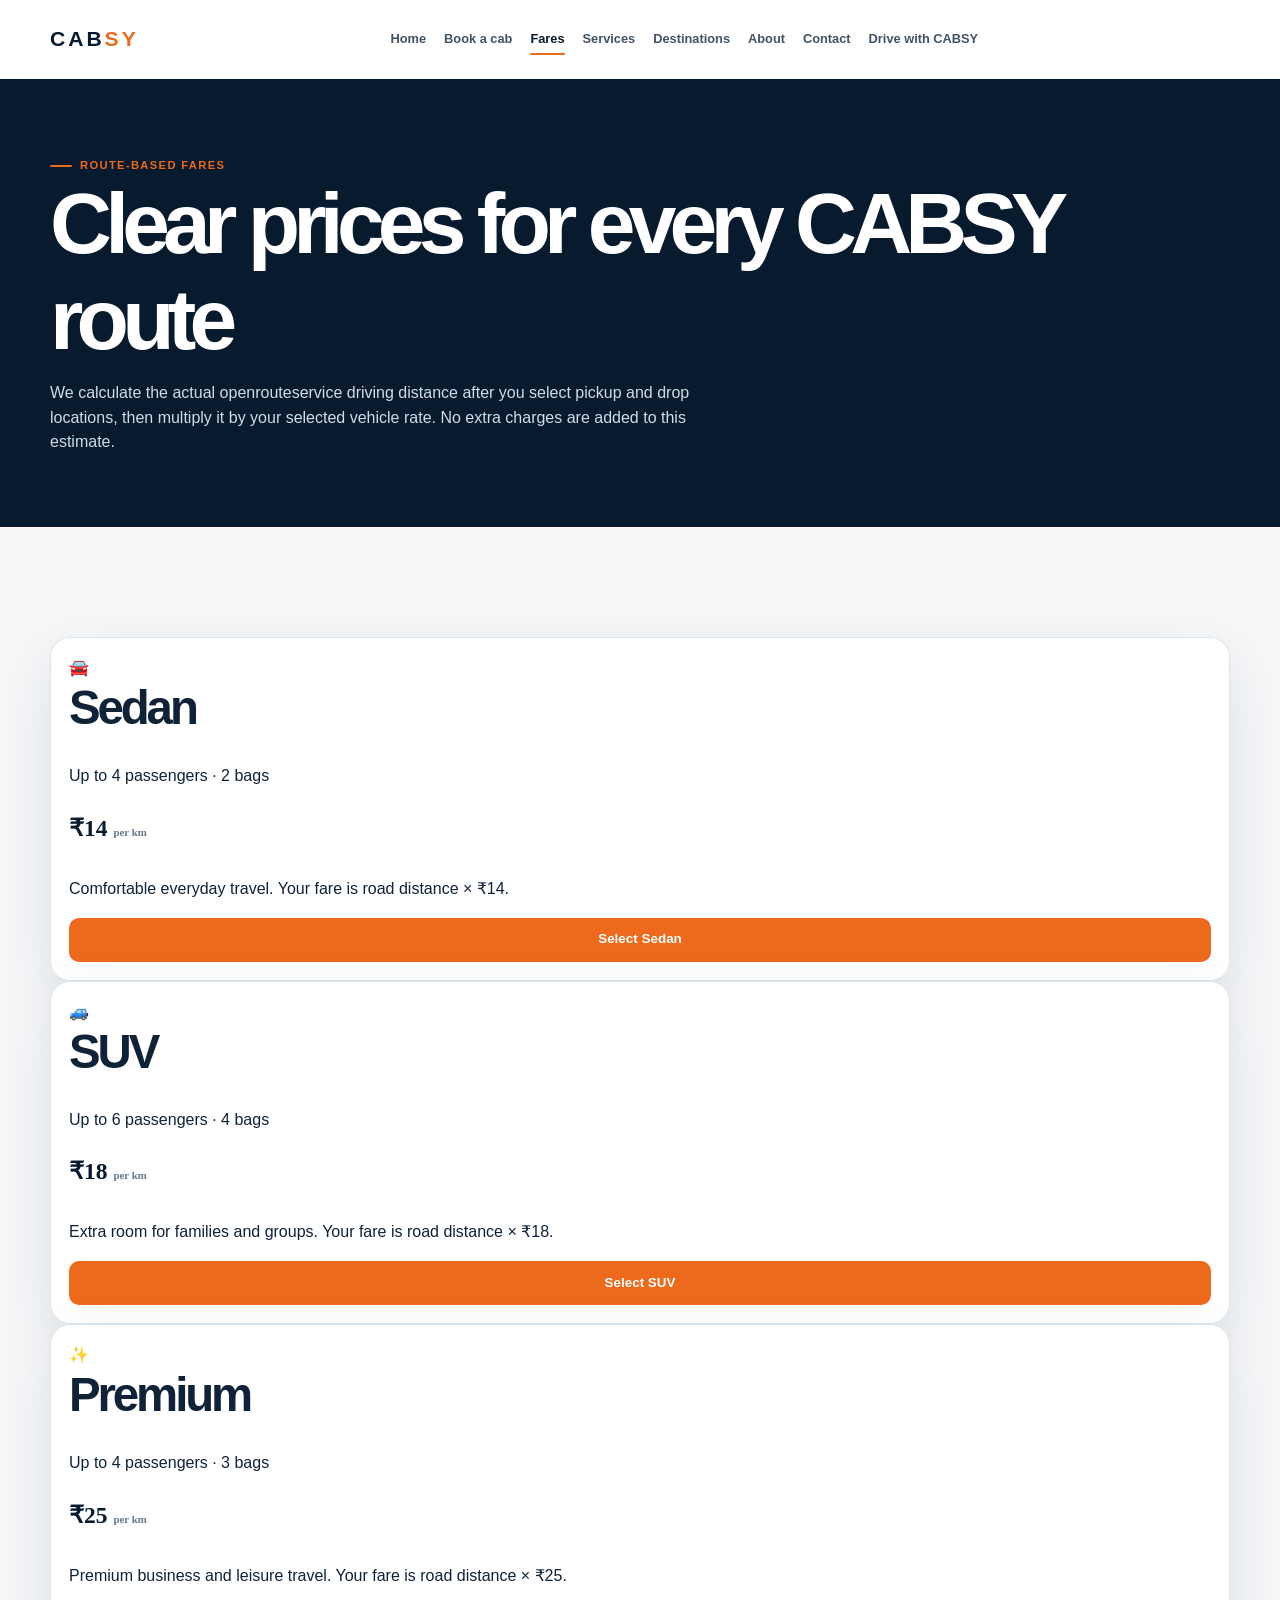
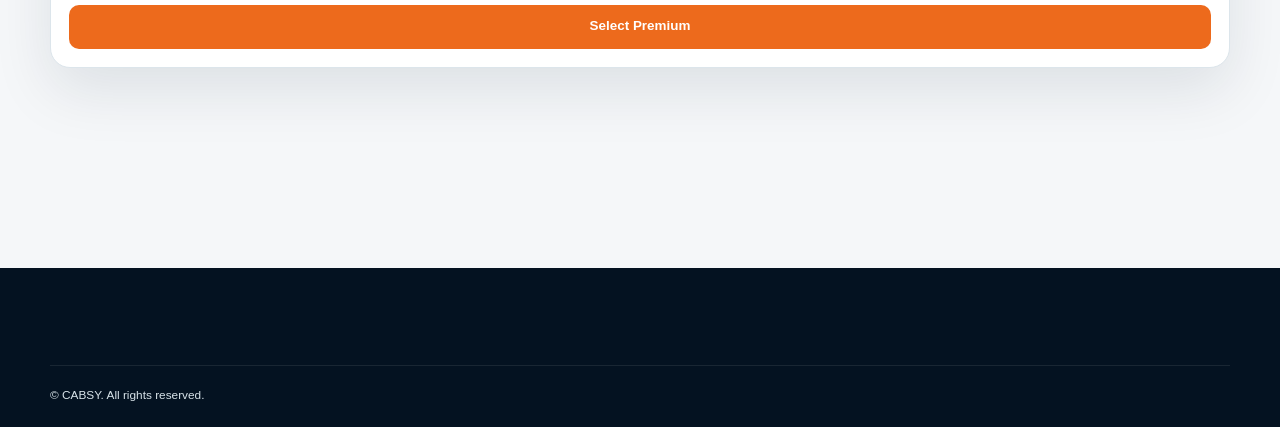
<file: fares.html>
<!doctype html><html lang="en"><head><meta charset="utf-8"><meta name="viewport" content="width=device-width,initial-scale=1"><title>Route-based Fares | CABSY</title><meta name="description" content="Compare CABSY route-based vehicle rates."><link rel="stylesheet" href="css/style.css"></head><body><header class="site-header"><nav class="nav container"><a class="logo" href="index.html">CAB<span>SY</span></a><div class="nav-links"><a href="index.html">Home</a><a href="index.html#book">Book a cab</a><a class="active" href="fares.html">Fares</a><a href="services.html">Services</a><a href="destinations.html">Destinations</a><a href="about.html">About</a><a href="contact.html">Contact</a><a href="driver-registration.html">Drive with CABSY</a></div><div class="nav-actions" data-auth-slot></div></nav></header><main><section class="page-hero"><div class="container"><span class="eyebrow">Route-based fares</span><h1>Clear prices for every CABSY route</h1><p>We calculate the actual openrouteservice driving distance after you select pickup and drop locations, then multiply it by your selected vehicle rate. No extra charges are added to this estimate.</p></div></section><section class="section container"><div class="grid-3"><article class="card vehicle-card"><div class="vehicle-icon">🚘</div><h2>Sedan</h2><p>Up to 4 passengers · 2 bags</p><div class="price">₹14 <small>per km</small></div><p>Comfortable everyday travel. Your fare is road distance × ₹14.</p><a class="button" href="index.html#book">Select Sedan</a></article><article class="card vehicle-card"><div class="vehicle-icon">🚙</div><h2>SUV</h2><p>Up to 6 passengers · 4 bags</p><div class="price">₹18 <small>per km</small></div><p>Extra room for families and groups. Your fare is road distance × ₹18.</p><a class="button" href="index.html#book">Select SUV</a></article><article class="card vehicle-card"><div class="vehicle-icon">✨</div><h2>Premium</h2><p>Up to 4 passengers · 3 bags</p><div class="price">₹25 <small>per km</small></div><p>Premium business and leisure travel. Your fare is road distance × ₹25.</p><a class="button" href="index.html#book">Select Premium</a></article></div></section></main><footer class="site-footer"><div class="container copyright">© CABSY. All rights reserved.</div></footer><div class="toast-region" aria-live="polite"></div><script type="module" src="js/script.js"></script></body></html>
</file>
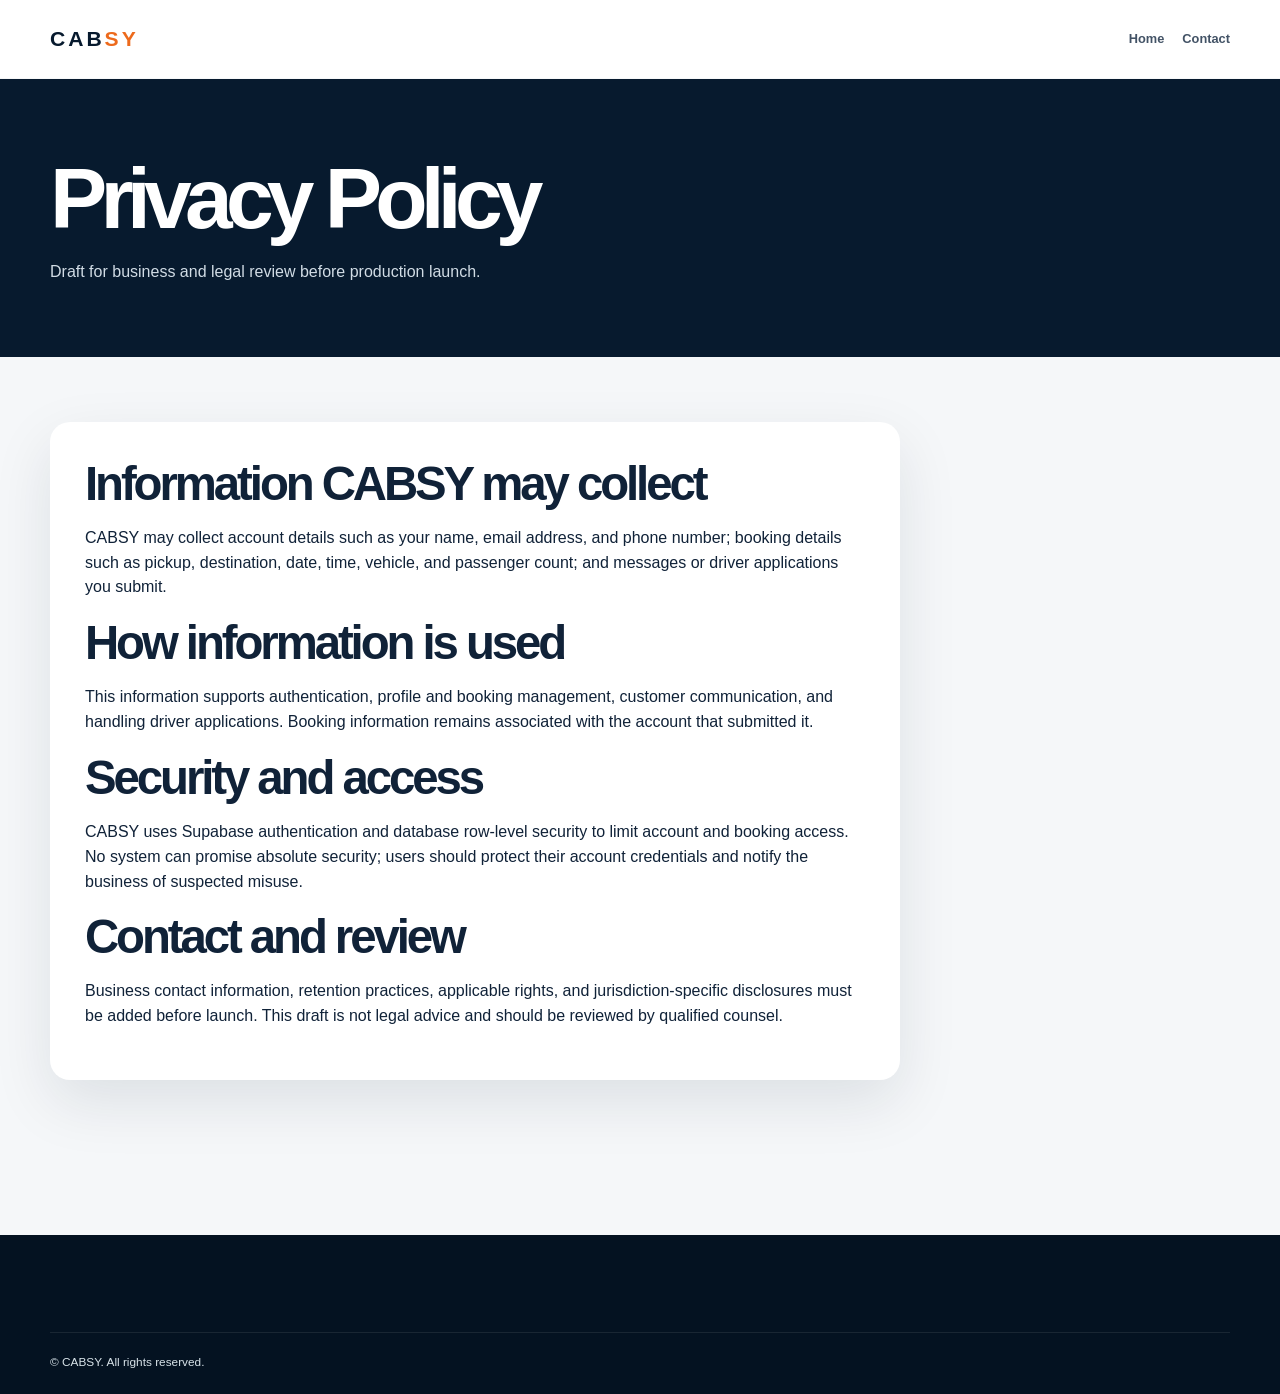
<file: privacy.html>
<!doctype html><html lang="en"><head><meta charset="utf-8"><meta name="viewport" content="width=device-width,initial-scale=1"><title>Privacy Policy | CABSY</title><meta name="description" content="CABSY privacy information."><link rel="stylesheet" href="css/style.css"></head><body><header class="site-header"><nav class="nav container"><a class="logo" href="index.html">CAB<span>SY</span></a><div class="nav-links"><a href="index.html">Home</a><a href="contact.html">Contact</a></div></nav></header><main><section class="page-hero"><div class="container"><h1>Privacy Policy</h1><p class="legal-date">Draft for business and legal review before production launch.</p></div></section><section class="content-page container"><article><h2>Information CABSY may collect</h2><p>CABSY may collect account details such as your name, email address, and phone number; booking details such as pickup, destination, date, time, vehicle, and passenger count; and messages or driver applications you submit.</p><h2>How information is used</h2><p>This information supports authentication, profile and booking management, customer communication, and handling driver applications. Booking information remains associated with the account that submitted it.</p><h2>Security and access</h2><p>CABSY uses Supabase authentication and database row-level security to limit account and booking access. No system can promise absolute security; users should protect their account credentials and notify the business of suspected misuse.</p><h2>Contact and review</h2><p>Business contact information, retention practices, applicable rights, and jurisdiction-specific disclosures must be added before launch. This draft is not legal advice and should be reviewed by qualified counsel.</p></article></section></main><footer class="site-footer"><div class="container copyright">© CABSY. All rights reserved.</div></footer></body></html>
</file>
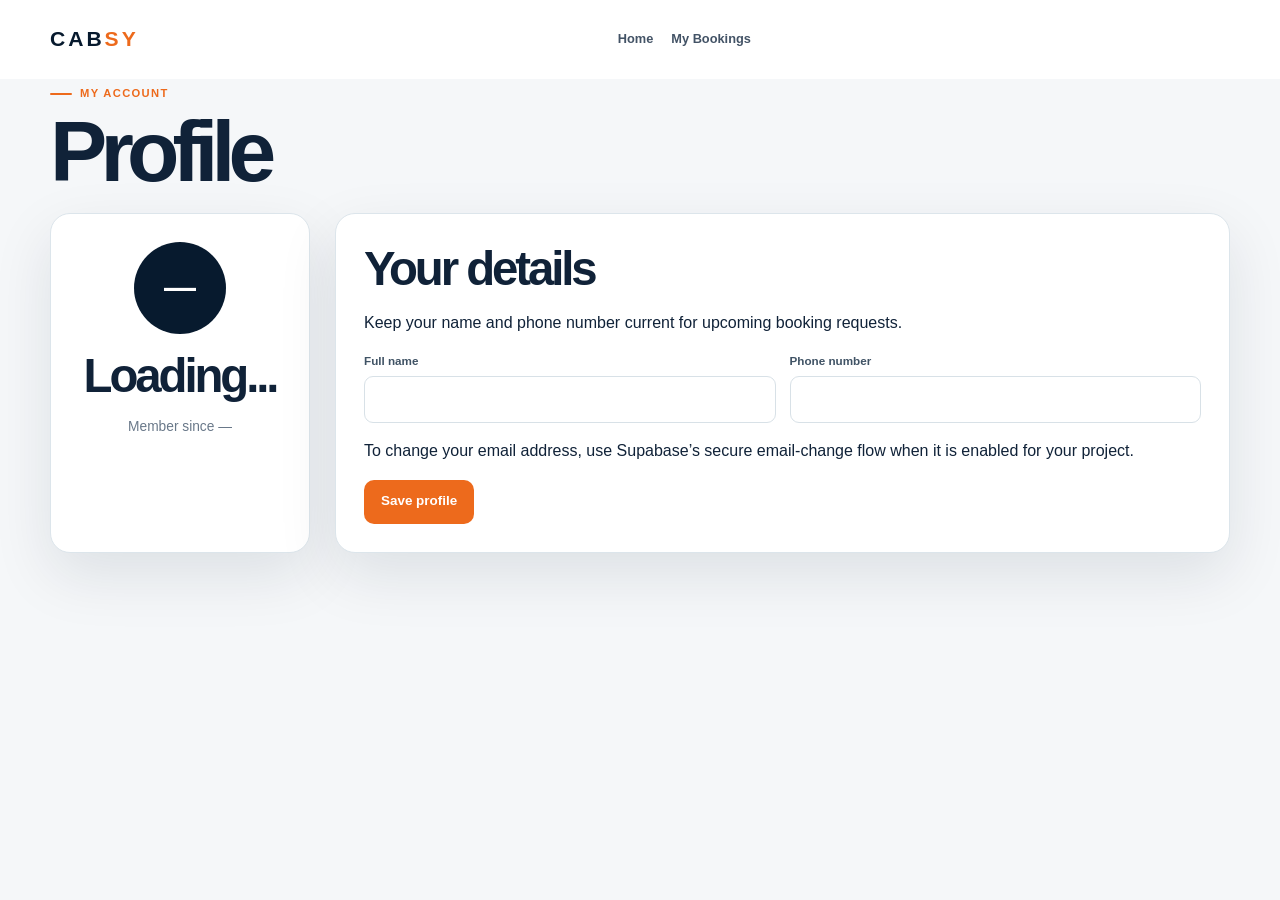
<file: profile.html>
<!doctype html><html lang="en"><head><meta charset="utf-8"><meta name="viewport" content="width=device-width,initial-scale=1"><title>My Profile | CABSY</title><meta name="description" content="Manage your CABSY profile."><link rel="stylesheet" href="css/style.css"><link rel="stylesheet" href="css/profile.css"></head><body><header class="site-header"><nav class="nav container"><a class="logo" href="index.html">CAB<span>SY</span></a><div class="nav-links"><a href="index.html">Home</a><a href="bookings.html">My Bookings</a></div><div class="nav-actions" data-auth-slot></div></nav></header><main class="dashboard container"><div class="dashboard-head"><div><span class="eyebrow">My account</span><h1>Profile</h1></div></div><div class="profile-layout"><aside class="card profile-side"><div class="avatar" id="avatar">—</div><h2 id="profile-name">Loading...</h2><p id="profile-email"></p><p>Member since <span id="profile-created">—</span></p></aside><form id="profile-form" class="card profile-form"><h2>Your details</h2><p>Keep your name and phone number current for upcoming booking requests.</p><div class="form-grid-2"><div class="field"><label for="full_name">Full name</label><input id="full_name" name="full_name" autocomplete="name" required></div><div class="field"><label for="phone">Phone number</label><input id="phone" name="phone" autocomplete="tel" inputmode="tel" required></div></div><p class="auth-note">To change your email address, use Supabase’s secure email-change flow when it is enabled for your project.</p><button class="button" type="submit">Save profile</button></form></div></main><div class="toast-region" aria-live="polite"></div><script type="module" src="js/profile.js"></script></body></html>
</file>
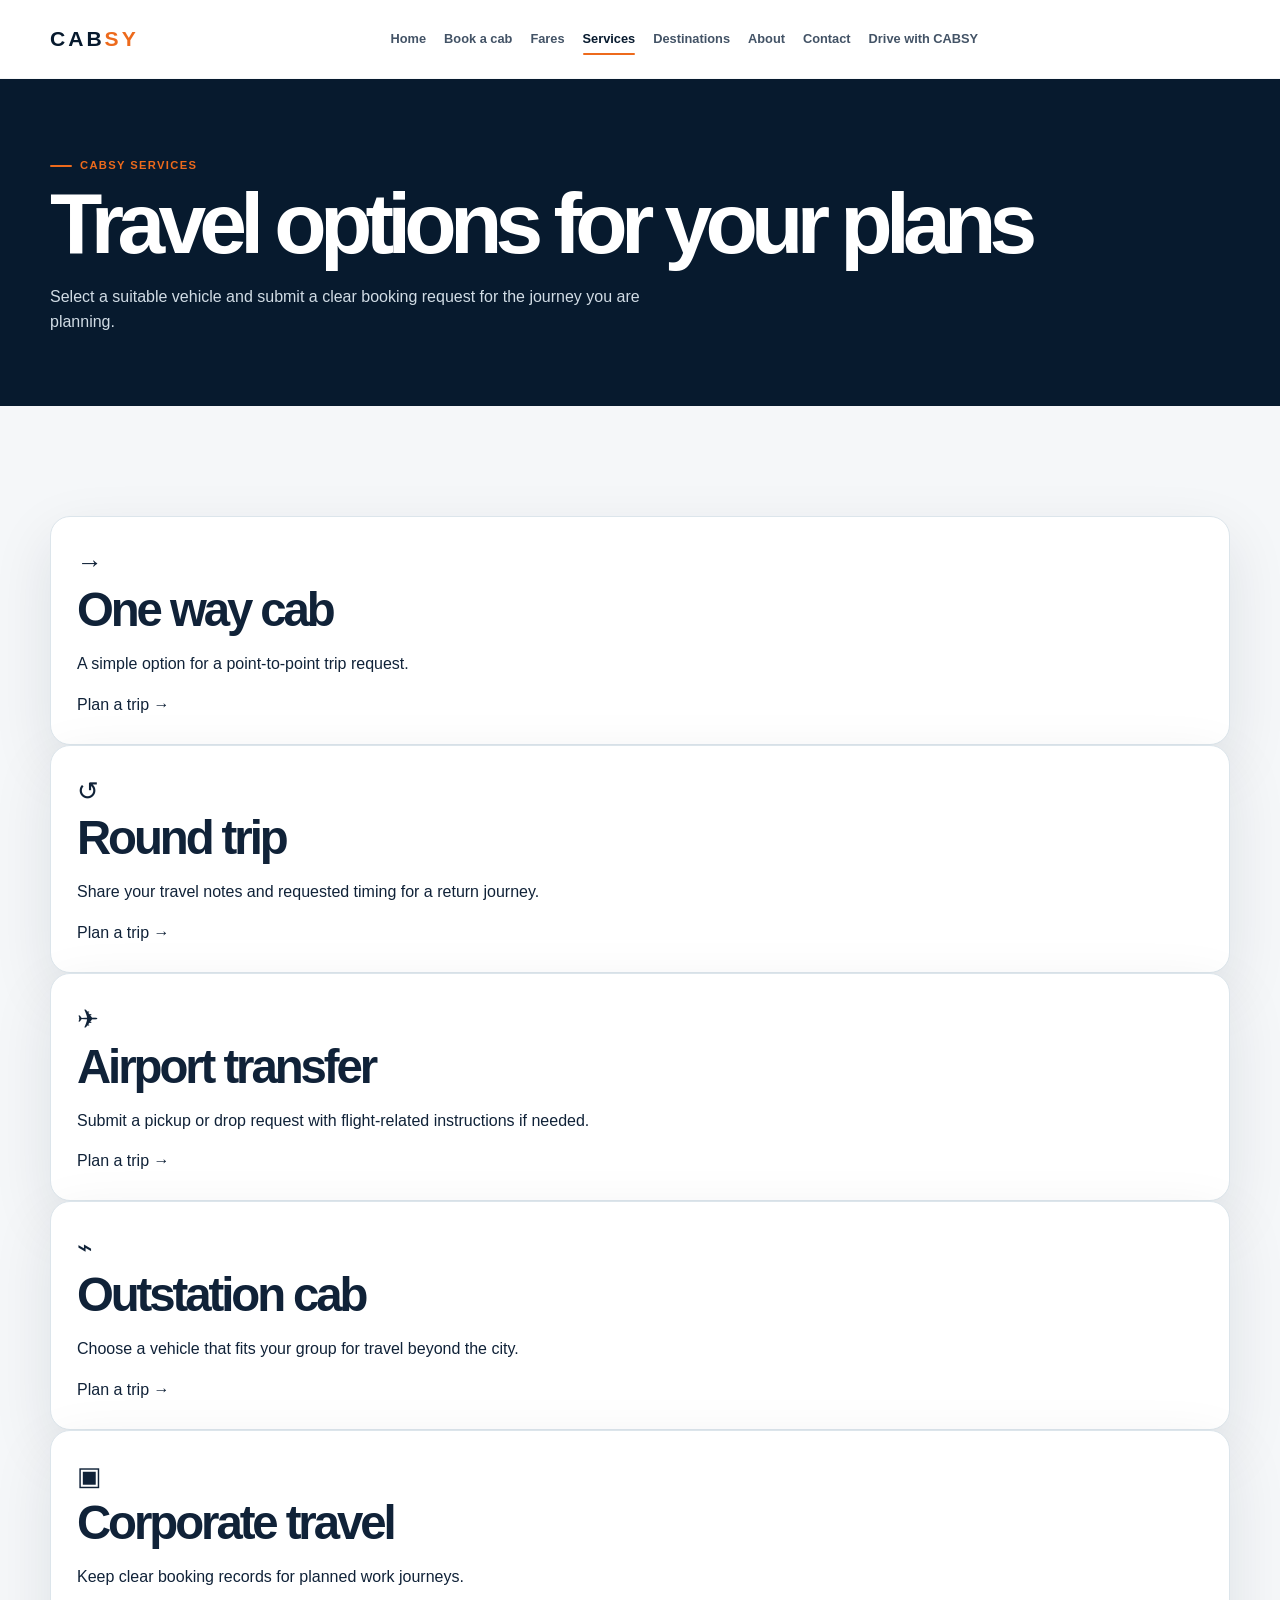
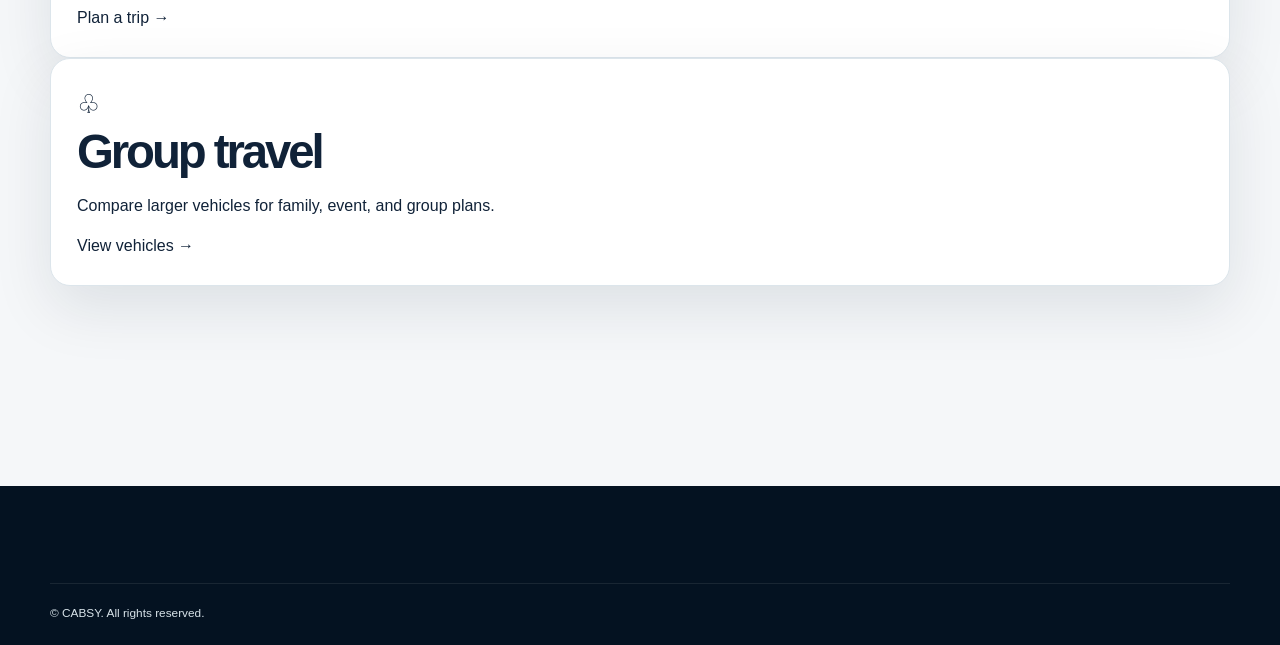
<file: services.html>
<!doctype html><html lang="en"><head><meta charset="utf-8"><meta name="viewport" content="width=device-width,initial-scale=1"><title>CABSY Services</title><meta name="description" content="Explore CABSY travel service categories."><link rel="stylesheet" href="css/style.css"><link rel="stylesheet" href="css/pages.css"></head><body><header class="site-header"><nav class="nav container"><a class="logo" href="index.html">CAB<span>SY</span></a><div class="nav-links"><a href="index.html">Home</a><a href="index.html#book">Book a cab</a><a href="fares.html">Fares</a><a class="active" href="services.html">Services</a><a href="destinations.html">Destinations</a><a href="about.html">About</a><a href="contact.html">Contact</a><a href="driver-registration.html">Drive with CABSY</a></div><div class="nav-actions" data-auth-slot></div></nav></header><main><section class="page-hero"><div class="container"><span class="eyebrow">CABSY services</span><h1>Travel options for your plans</h1><p>Select a suitable vehicle and submit a clear booking request for the journey you are planning.</p></div></section><section class="section container"><div class="grid-3"><article class="card service-card"><div class="feature-icon">→</div><h2>One way cab</h2><p>A simple option for a point-to-point trip request.</p><a href="index.html#book">Plan a trip →</a></article><article class="card service-card"><div class="feature-icon">↺</div><h2>Round trip</h2><p>Share your travel notes and requested timing for a return journey.</p><a href="index.html#book">Plan a trip →</a></article><article class="card service-card"><div class="feature-icon">✈</div><h2>Airport transfer</h2><p>Submit a pickup or drop request with flight-related instructions if needed.</p><a href="index.html#book">Plan a trip →</a></article><article class="card service-card"><div class="feature-icon">⌁</div><h2>Outstation cab</h2><p>Choose a vehicle that fits your group for travel beyond the city.</p><a href="index.html#book">Plan a trip →</a></article><article class="card service-card"><div class="feature-icon">▣</div><h2>Corporate travel</h2><p>Keep clear booking records for planned work journeys.</p><a href="index.html#book">Plan a trip →</a></article><article class="card service-card"><div class="feature-icon">♧</div><h2>Group travel</h2><p>Compare larger vehicles for family, event, and group plans.</p><a href="fares.html">View vehicles →</a></article></div></section></main><footer class="site-footer"><div class="container copyright">© CABSY. All rights reserved.</div></footer><div class="toast-region" aria-live="polite"></div><script type="module" src="js/script.js"></script></body></html>
</file>
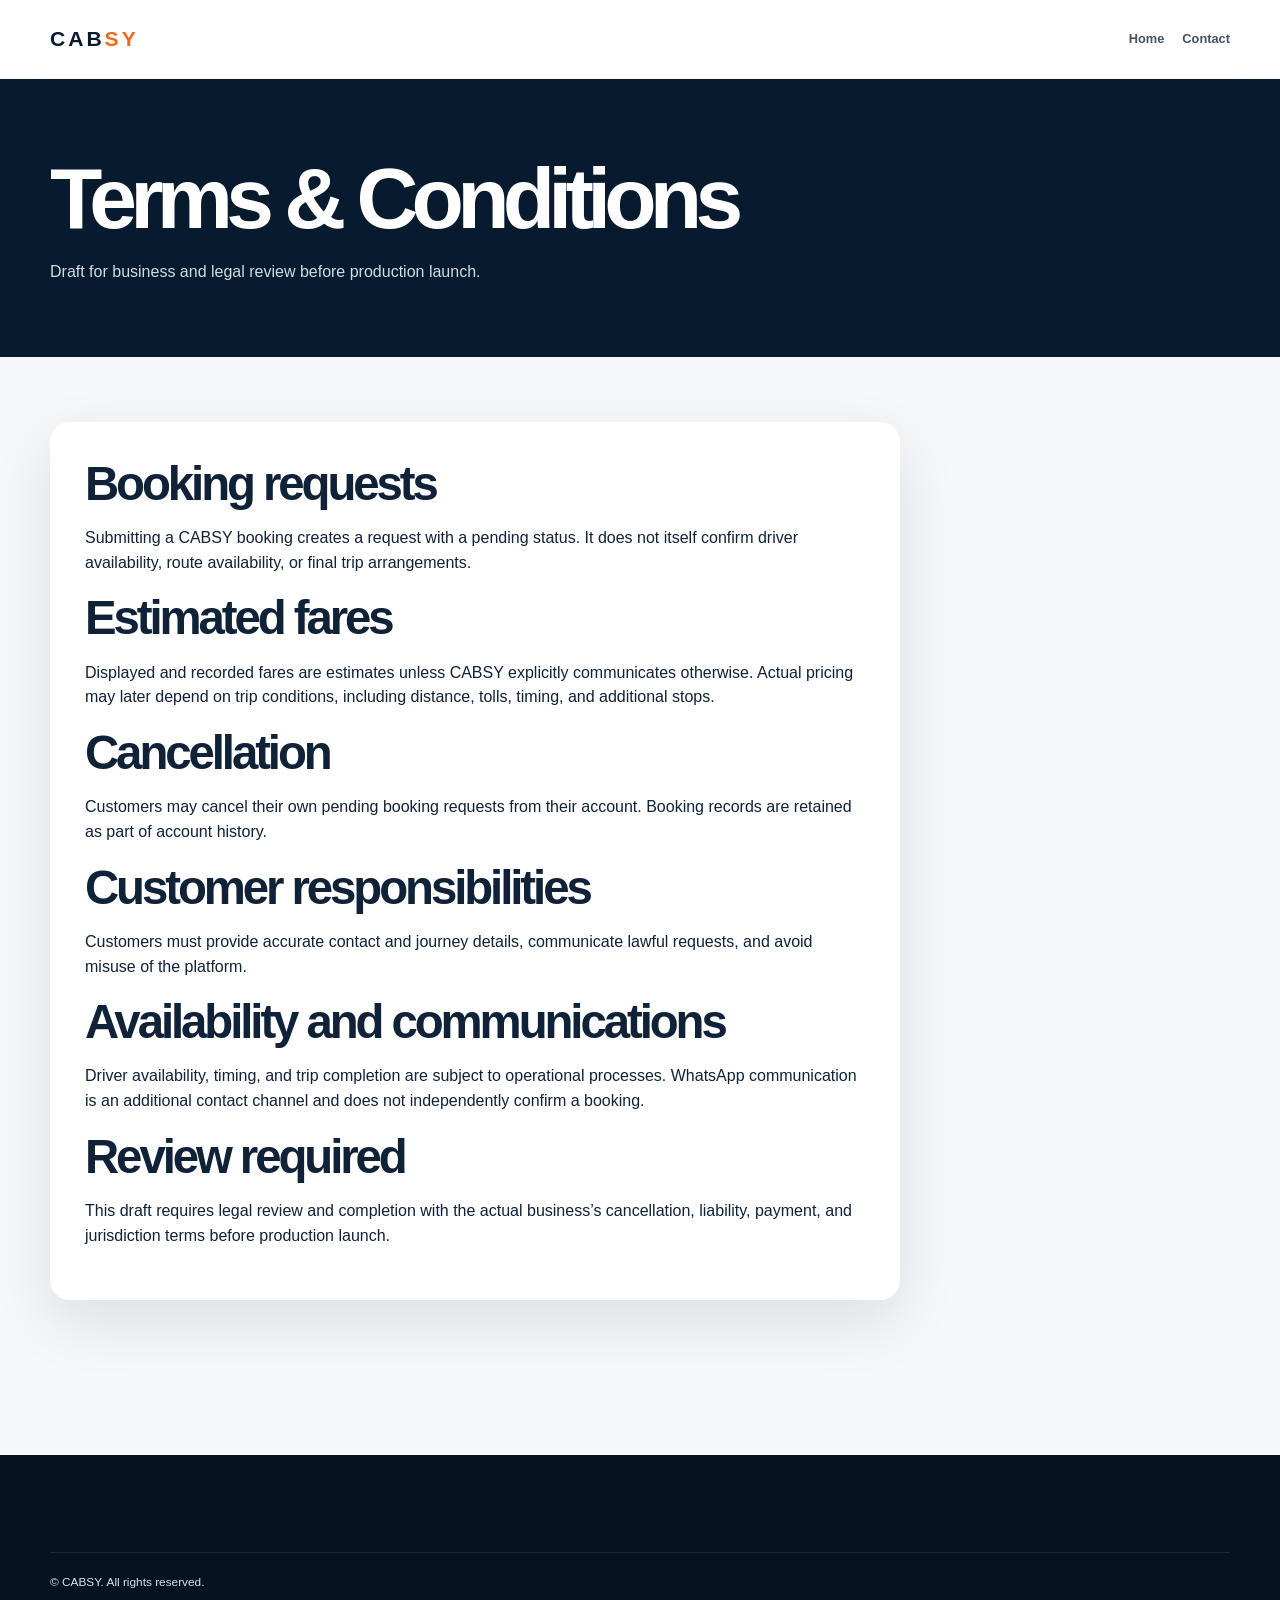
<file: terms.html>
<!doctype html><html lang="en"><head><meta charset="utf-8"><meta name="viewport" content="width=device-width,initial-scale=1"><title>Terms & Conditions | CABSY</title><meta name="description" content="CABSY terms and conditions."><link rel="stylesheet" href="css/style.css"></head><body><header class="site-header"><nav class="nav container"><a class="logo" href="index.html">CAB<span>SY</span></a><div class="nav-links"><a href="index.html">Home</a><a href="contact.html">Contact</a></div></nav></header><main><section class="page-hero"><div class="container"><h1>Terms & Conditions</h1><p class="legal-date">Draft for business and legal review before production launch.</p></div></section><section class="content-page container"><article><h2>Booking requests</h2><p>Submitting a CABSY booking creates a request with a pending status. It does not itself confirm driver availability, route availability, or final trip arrangements.</p><h2>Estimated fares</h2><p>Displayed and recorded fares are estimates unless CABSY explicitly communicates otherwise. Actual pricing may later depend on trip conditions, including distance, tolls, timing, and additional stops.</p><h2>Cancellation</h2><p>Customers may cancel their own pending booking requests from their account. Booking records are retained as part of account history.</p><h2>Customer responsibilities</h2><p>Customers must provide accurate contact and journey details, communicate lawful requests, and avoid misuse of the platform.</p><h2>Availability and communications</h2><p>Driver availability, timing, and trip completion are subject to operational processes. WhatsApp communication is an additional contact channel and does not independently confirm a booking.</p><h2>Review required</h2><p>This draft requires legal review and completion with the actual business’s cancellation, liability, payment, and jurisdiction terms before production launch.</p></article></section></main><footer class="site-footer"><div class="container copyright">© CABSY. All rights reserved.</div></footer></body></html>
</file>
<file: css/style.css>
:root{--navy:#071a2e;--navy-deep:#041221;--blue:#154669;--ink:#102238;--muted:#697889;--orange:#ed6a1c;--orange-2:#ff9a54;--cream:#fff9f4;--paper:#f5f7f9;--surface:#fff;--border:#dce5eb;--line:#e9eef2;--success:#177245;--error:#b42318;--shadow:0 22px 60px rgba(9,31,49,.1);--shadow-lg:0 32px 90px rgba(3,22,38,.2);--radius:20px;--radius-lg:30px;--container:1180px}*{box-sizing:border-box}html{scroll-behavior:smooth}body{margin:0;padding-top:78px;background:var(--paper);color:var(--ink);font:16px/1.55 'DM Sans',Arial,sans-serif}body.menu-open{overflow:hidden}a{color:inherit;text-decoration:none}button,input,select,textarea{font:inherit}img{max-width:100%}.container{width:min(var(--container),calc(100% - 48px));margin:auto}.skip-link{position:absolute;top:-50px;left:12px;z-index:999;padding:9px 13px;border-radius:8px;background:#fff;box-shadow:var(--shadow)}.skip-link:focus{top:12px}.site-header{position:fixed;top:0;right:0;left:0;z-index:100;border-bottom:1px solid transparent;background:rgba(255,255,255,.94);backdrop-filter:blur(18px);transition:background .25s,border .25s,box-shadow .25s}.site-header.scrolled{border-color:#e5eaee;background:rgba(255,255,255,.94);box-shadow:0 6px 26px rgba(4,18,33,.06)}.nav{display:flex;min-height:78px;align-items:center;justify-content:space-between;gap:18px}.logo{font:800 1.32rem/1 Manrope,sans-serif;letter-spacing:.14em;color:var(--navy)}.logo span{color:var(--orange)}.nav-links,.nav-actions{display:flex;align-items:center;gap:18px}.nav-links a{position:relative;padding:6px 0;color:#435366;font-size:.8rem;font-weight:700;white-space:nowrap}.nav-links a:after{position:absolute;right:0;bottom:0;left:0;height:2px;transform:scaleX(0);transform-origin:center;border-radius:2px;background:var(--orange);content:'';transition:transform .2s}.nav-links a:hover,.nav-links a.active{color:var(--navy)}.nav-links a:hover:after,.nav-links a.active:after{transform:scaleX(1)}.menu-toggle{display:none;border:0;background:transparent;color:var(--navy);font-size:1.5rem;cursor:pointer}.button{display:inline-flex;min-height:44px;align-items:center;justify-content:center;gap:9px;border:1px solid transparent;border-radius:10px;background:var(--orange);color:#fff;cursor:pointer;padding:10px 16px;font-size:.84rem;font-weight:800;transition:transform .22s ease,box-shadow .22s ease,background .22s ease,border-color .22s ease}.button:hover{transform:translateY(-2px);background:#cc510a;box-shadow:0 11px 20px rgba(190,71,7,.2)}.button:focus-visible,a:focus-visible,input:focus-visible,select:focus-visible,textarea:focus-visible{outline:3px solid #ed6a1c42;outline-offset:3px}.button:disabled{cursor:not-allowed;opacity:.6;transform:none}.button-primary{background:linear-gradient(135deg,#f47b2d,#db580e)}.button-primary:hover{background:linear-gradient(135deg,#f88a43,#c94b06)}.button-outline{border-color:#a8b7c2;background:transparent;color:var(--navy)}.button-outline:hover{border-color:var(--navy);background:var(--navy);color:#fff}.button-ghost{border-color:#ffffff38;background:#ffffff12;color:#fff;backdrop-filter:blur(9px)}.button-ghost:hover{border-color:#ffffff70;background:#fff;color:var(--navy);box-shadow:none}.button-xl{min-height:52px;padding:13px 21px;font-size:.92rem}.eyebrow{display:inline-flex;align-items:center;gap:8px;color:var(--orange);font-size:.7rem;font-weight:800;letter-spacing:.12em;text-transform:uppercase}.eyebrow:before{width:22px;height:2px;border-radius:3px;background:currentColor;content:''}h1,h2,h3{margin:0 0 14px;font-family:Manrope,Arial,sans-serif;line-height:1.12}h1{font-size:clamp(3.3rem,6.7vw,6.15rem);letter-spacing:-.079em}h2{font-size:clamp(2rem,3.7vw,3.35rem);letter-spacing:-.065em}h3{font-size:1.1rem;letter-spacing:-.025em}.hero{position:relative;overflow:hidden;background:var(--navy);color:#fff}.hero-premium{min-height:650px;padding:93px 0 187px;background:radial-gradient(circle at 76% 26%,#1e668e 0,transparent 20%),radial-gradient(circle at 29% 100%,#0e385a 0,transparent 31%),linear-gradient(122deg,#061827,#0a263d)}.hero-grid-pattern{position:absolute;inset:0;opacity:.16;background-image:linear-gradient(#ffffff16 1px,transparent 1px),linear-gradient(90deg,#ffffff16 1px,transparent 1px);background-size:36px 36px;mask-image:linear-gradient(90deg,#000 0,transparent 79%)}.hero-orbit{position:absolute;border:1px solid #ffffff20;border-radius:50%;pointer-events:none}.orbit-one{top:-270px;right:-165px;width:720px;height:720px}.orbit-two{right:20%;bottom:-460px;width:850px;height:850px;border-color:#ed6a1c2c}.hero-layout{position:relative;z-index:1;display:grid;grid-template-columns:1.02fr .98fr;gap:60px;align-items:center}.hero-copy{max-width:645px}.hero-badge{display:inline-flex;align-items:center;gap:8px;padding:8px 12px;border:1px solid #ffffff24;border-radius:50px;background:#ffffff0e;color:#d9e9f3;font-size:.7rem;font-weight:800;letter-spacing:.09em;text-transform:uppercase;backdrop-filter:blur(9px)}.hero-badge i{width:7px;height:7px;border-radius:50%;background:var(--orange-2);box-shadow:0 0 0 4px #ff995826}.hero-copy h1{margin-top:21px}.hero-copy h1 span{color:#ffa766}.hero-copy>p{max-width:550px;margin:21px 0 0;color:#c9d6df;font-size:1.08rem}.hero-actions{display:flex;flex-wrap:wrap;gap:12px;margin-top:30px}.hero-proof{display:flex;flex-wrap:wrap;gap:16px;margin-top:34px;color:#d0dbe2;font-size:.75rem;font-weight:700}.hero-proof span{display:flex;align-items:center;gap:7px}.hero-proof b{display:grid;width:22px;height:22px;place-items:center;border:1px solid #ffffff32;border-radius:50%;color:#ffad70;font:800 .62rem Manrope}.hero-product{position:relative;min-height:450px}.hero-glow{position:absolute;top:48px;left:18%;width:350px;height:350px;border-radius:50%;background:#53b1d436;filter:blur(26px)}.map-panel{position:absolute;top:18px;right:15px;bottom:17px;left:39px;overflow:hidden;border:1px solid #ffffff32;border-radius:28px;background:linear-gradient(145deg,#34708d,#154461 62%,#0d304a);box-shadow:var(--shadow-lg);transform:rotate(2.5deg)}.map-panel:before{position:absolute;inset:0;background:radial-gradient(ellipse at 62% 22%,#a2d8e331 0,transparent 36%);content:''}.map-lines span{position:absolute;width:160%;height:1px;background:#d4edf01c;transform:rotate(-31deg)}.map-lines span:nth-child(1){top:18%;left:-20%}.map-lines span:nth-child(2){top:39%;left:-20%}.map-lines span:nth-child(3){top:64%;left:-20%}.map-lines span:nth-child(4){top:85%;left:-20%}.map-route{position:absolute;top:18%;right:18%;bottom:20%;left:24%;border:3px solid transparent;border-top-color:#f79850;border-right-color:#f79850;border-radius:65% 45% 53% 30%;transform:rotate(-10deg)}.map-route:after{position:absolute;right:-8px;bottom:-8px;width:14px;height:14px;border:4px solid #fff;border-radius:50%;background:#ed6a1c;box-shadow:0 0 0 6px #ed6a1c2e;content:''}.map-route i{position:absolute;top:-8px;left:-8px;width:14px;height:14px;border:4px solid #fff;border-radius:50%;background:#167249;box-shadow:0 0 0 6px #1672492e}.car-chip{position:absolute;right:22%;bottom:31%;display:flex;align-items:center;gap:8px;padding:8px 11px;border:1px solid #ffffff40;border-radius:9px;background:#fff;color:var(--navy);box-shadow:0 10px 18px #01142355;font-size:1.15rem;transform:rotate(-2.5deg)}.car-chip small{font-size:.67rem;font-weight:800}.trip-preview{position:absolute;z-index:2;right:-8px;bottom:-18px;width:min(91%,370px);padding:18px;border:1px solid #ffffff8a;border-radius:17px;background:rgba(255,255,255,.96);color:var(--ink);box-shadow:0 18px 40px #03172745;transform:rotate(-1.5deg)}.preview-top{display:flex;align-items:center;gap:9px}.preview-mark{display:grid;width:31px;height:31px;place-items:center;border-radius:9px;background:var(--navy);color:#ff9a54;font:800 .92rem Manrope}.preview-top small,.preview-top strong{display:block}.preview-top small{color:var(--muted);font-size:.62rem}.preview-top strong{font:800 .75rem Manrope}.preview-top em{margin-left:auto;border-radius:99px;background:#fff0e5;color:#b64b0a;padding:4px 7px;font-size:.6rem;font-style:normal;font-weight:800}.preview-route{position:relative;display:grid;grid-template-columns:13px 1fr;gap:8px 9px;margin:17px 0}.preview-route small,.preview-route strong{display:block}.preview-route small{color:var(--muted);font-size:.61rem}.preview-route strong{font-size:.7rem}.route-point{z-index:1;width:11px;height:11px;margin:6px 0 0;border:2px solid #fff;border-radius:50%;box-shadow:0 0 0 1px #c8d4dc}.route-point.pickup{background:var(--success)}.route-point.destination{background:var(--orange)}.route-rule{position:absolute;top:17px;bottom:17px;left:5px;border-left:1px dashed #aebdc7}.preview-foot{display:flex;justify-content:space-between;padding-top:11px;border-top:1px solid var(--line);color:var(--muted);font-size:.68rem;font-weight:700}.mini-arrow{color:var(--orange);font-size:1rem}.floating-note{position:absolute;z-index:3;padding:10px 12px;border:1px solid #ffffff40;border-radius:12px;background:#ffffffea;color:var(--ink);box-shadow:0 12px 25px #0418273e}.floating-note>span{display:inline-grid;width:24px;height:24px;place-items:center;margin-right:5px;border-radius:7px;background:#fff0e7;color:var(--orange);font-weight:800}.floating-note strong,.floating-note small{display:block}.floating-note strong{margin-top:5px;font:800 .67rem Manrope}.floating-note small{color:var(--muted);font-size:.58rem}.note-left{top:0;left:-4px;animation:float 5s ease-in-out infinite}.note-right{right:-17px;bottom:107px;animation:float 5s 1.2s ease-in-out infinite}.hero-entrance{animation:heroIn .75s both}.hero-product.hero-entrance{animation-delay:.13s}.booking-stage{position:relative;z-index:4;margin-top:-111px}.booking-card,.card{border:1px solid var(--border);border-radius:var(--radius);background:var(--surface);box-shadow:var(--shadow)}.booking-card{padding:30px;background:linear-gradient(127deg,#fff,#fbfcfd)}.booking-header{display:flex;align-items:flex-end;justify-content:space-between;gap:20px;margin-bottom:22px}.booking-header h2{margin:5px 0 0;font-size:1.8rem}.fare-preview{display:inline-flex;align-items:center;gap:7px;padding:8px 10px;border:1px solid #e1e8ed;border-radius:9px;background:#f7f9fa;color:#526577;font-size:.76rem;font-weight:800}.fare-preview span{color:var(--orange)}.booking-grid{display:grid;grid-template-columns:repeat(4,1fr);gap:13px}.field{display:grid;gap:6px}.field label{color:#405365;font-size:.73rem;font-weight:800}.field label small{color:#778696;font-weight:600}.field input,.field select,.field textarea{width:100%;min-height:47px;border:1px solid #d8e1e7;border-radius:9px;background:#fff;color:var(--ink);padding:10px 11px;font-size:.86rem;transition:border .2s,box-shadow .2s,transform .2s}.field textarea{min-height:74px;resize:vertical}.field input:focus,.field select:focus,.field textarea:focus{border-color:var(--orange);outline:0;box-shadow:0 0 0 3px #ed6a1c1c}.field-route label{display:flex;align-items:center;gap:6px}.input-status{width:7px;height:7px;border-radius:50%}.status-pickup{background:var(--success)}.status-destination{background:var(--orange)}.input-error{border-color:var(--error)!important}.field-error{min-height:16px;color:var(--error);font-size:.69rem}.field-full{grid-column:span 2}.form-submit{align-self:start;min-height:47px}.booking-footer{display:flex;justify-content:space-between;gap:16px;margin-top:7px;color:var(--muted);font-size:.71rem}.booking-footer a{color:var(--navy);font-weight:700}.booking-footer b{color:var(--orange)}.assurance-band{padding:53px 0;background:#fff}.assurance-grid{display:grid;grid-template-columns:repeat(3,1fr);gap:40px}.assurance-grid>div{padding-left:18px;border-left:1px solid #d8e2e8}.assurance-number{display:block;margin-bottom:8px;color:var(--orange);font:800 .67rem Manrope;letter-spacing:.1em}.assurance-grid strong{font:800 .9rem Manrope}.assurance-grid p{margin:4px 0 0;color:var(--muted);font-size:.79rem}.assurance-grid a{color:var(--navy);font-weight:800;text-decoration:underline;text-decoration-color:#ed6a1c55;text-underline-offset:3px}.section{padding:110px 0}.split-intro{display:grid;grid-template-columns:1.05fr .7fr;justify-content:space-between;gap:60px;align-items:end;margin-bottom:42px}.split-intro h2{max-width:630px;margin:8px 0 0}.split-intro>p{max-width:420px;margin:0;color:var(--muted)}.experience-section{position:relative;overflow:hidden;background:radial-gradient(circle at 3% 50%,#edf5f8 0,transparent 24%),#f9fafb}.experience-grid{display:grid;grid-template-columns:1.3fr .85fr .85fr;gap:17px}.experience-card{position:relative;min-height:280px;overflow:hidden;padding:29px;transition:transform .3s,box-shadow .3s,border-color .3s}.experience-card:hover{z-index:1;transform:translateY(-7px);border-color:#c6d4de;box-shadow:0 28px 55px rgba(7,29,46,.13)}.experience-card h3{max-width:300px;margin-bottom:9px;font-size:1.45rem}.experience-card p{max-width:340px;margin:0;color:var(--muted);font-size:.85rem}.experience-icon{display:grid;width:46px;height:46px;place-items:center;margin-bottom:52px;border-radius:13px;background:#fff0e5;color:var(--orange);font:800 1.3rem Manrope}.card-kicker{display:block;margin-bottom:9px;color:#8796a4;font-size:.66rem;font-weight:800;letter-spacing:.1em;text-transform:uppercase}.card-wide{display:grid;grid-template-columns:1fr .7fr}.card-orbit{position:relative;align-self:center;justify-self:center;width:150px;height:150px;border:1px solid #cad9e2;border-radius:50%}.card-orbit:before,.card-orbit:after{position:absolute;border-radius:50%;content:''}.card-orbit:before{top:42px;left:42px;width:64px;height:64px;background:var(--navy);box-shadow:0 0 0 13px #e2edf2}.card-orbit:after{top:-5px;right:14px;width:20px;height:20px;background:var(--orange);box-shadow:0 0 0 8px #fff0e5}.card-dark{border-color:#0e3b5a;background:linear-gradient(145deg,#0d3958,#061b2e);color:#fff}.card-dark:after{position:absolute;right:-55px;bottom:-60px;width:210px;height:210px;border:1px solid #ffffff26;border-radius:50%;content:''}.card-dark .experience-icon{background:#ffffff18;color:#ffad70}.card-dark .card-kicker{color:#a9c5d7}.card-dark p{color:#c3d4df}.card-link{position:absolute;bottom:29px;color:#ffae72;font-size:.79rem;font-weight:800}.card-link span{margin-left:7px}.fleet-section{background:#fff}.fleet-head{display:flex;justify-content:space-between;gap:60px;align-items:end;margin-bottom:43px}.fleet-head h2{margin:8px 0 0}.fleet-head>div:last-child{max-width:350px}.fleet-head p{margin:0 0 13px;color:var(--muted);font-size:.9rem}.text-link{color:var(--navy);font-size:.82rem;font-weight:800}.text-link span{color:var(--orange);margin-left:4px}.vehicle-grid{display:grid;grid-template-columns:repeat(3,1fr);gap:18px}.vehicle-card{position:relative;display:flex;flex-direction:column;padding:18px;transition:transform .3s,box-shadow .3s,border-color .3s}.vehicle-card:hover{transform:translateY(-7px);box-shadow:0 28px 55px rgba(7,29,46,.13)}.vehicle-stage{position:relative;display:grid;height:176px;place-items:center;overflow:hidden;margin-bottom:17px;border-radius:13px;background:linear-gradient(150deg,#e7eef2,#f9fafb)}.vehicle-stage:before{position:absolute;bottom:-46px;left:-12%;width:130%;height:107px;border-radius:50% 50% 0 0;background:#d6e3e9;content:''}.stage-ertiga{background:linear-gradient(150deg,#174968,#0b2c45)}.stage-ertiga:before{background:#0d3854}.stage-innova{background:linear-gradient(150deg,#f3ece6,#f9f8f7)}.stage-innova:before{background:#e3d8ce}.vehicle-emoji{position:relative;z-index:1;font-size:5rem;filter:drop-shadow(0 17px 9px #081e2d25);transition:transform .35s}.vehicle-card:hover .vehicle-emoji{transform:translateX(5px) scale(1.07)}.vehicle-label{position:absolute;z-index:2;top:13px;left:13px;padding:5px 7px;border-radius:6px;background:#ffffffba;color:var(--navy);font-size:.59rem;font-weight:800;letter-spacing:.06em;text-transform:uppercase}.stage-ertiga .vehicle-label{background:#ffffff1b;color:#fff}.vehicle-meta{margin:0 0 8px;color:#718292;font-size:.72rem;font-weight:700}.vehicle-card h3{font-size:1.18rem}.price{margin:9px 0 19px;color:var(--navy);font:800 1.47rem Manrope}.price small{color:var(--muted);font:600 .68rem 'DM Sans'}.vehicle-card .button{margin-top:auto}.featured-vehicle{border-color:#ed6a1c;background:linear-gradient(150deg,#fff,#fff8f3);box-shadow:0 17px 35px #ed6a1c18}.popular-tag{position:absolute;z-index:3;top:27px;right:27px;border-radius:50px;background:#fff;color:#b4490c;padding:5px 8px;font-size:.6rem;font-weight:800}.journey-section{background:linear-gradient(135deg,#f4f7f9,#edf4f7)}.journey-layout{display:grid;grid-template-columns:.78fr 1.22fr;gap:100px;align-items:start}.journey-copy{position:sticky;top:110px}.journey-copy h2{margin-top:8px}.journey-copy p{max-width:380px;margin:0 0 24px;color:var(--muted)}.journey-list{display:grid;padding:0;margin:0;border-top:1px solid #cfdbe2;list-style:none}.journey-list li{display:grid;grid-template-columns:80px 1fr;gap:17px;padding:24px 0;border-bottom:1px solid #cfdbe2;transition:padding .25s}.journey-list li:hover{padding-left:8px}.journey-list>li>span{color:var(--orange);font:800 1rem Manrope}.journey-list h3{margin:0 0 5px;font-size:1.18rem}.journey-list p{margin:0;color:var(--muted);font-size:.86rem}.support-section{padding-top:21px}.support-card{position:relative;display:flex;overflow:hidden;align-items:center;justify-content:space-between;gap:35px;padding:55px;border-radius:var(--radius-lg);background:linear-gradient(122deg,#113d5b,#071d31 67%);color:#fff;box-shadow:var(--shadow-lg)}.support-card:before{position:absolute;right:-145px;bottom:-220px;width:520px;height:520px;border:1px solid #ffffff24;border-radius:50%;content:''}.support-orb{position:absolute;top:-115px;right:21%;width:250px;height:250px;border-radius:50%;background:#ed6a1c34;filter:blur(3px)}.support-card>div:not(.support-orb),.support-card>a{position:relative;z-index:1}.support-card .eyebrow{color:#ffaf74}.support-card h2{margin:8px 0}.support-card p{max-width:530px;margin:0;color:#c6d7e2}.support-number{display:inline-flex;min-width:267px;align-items:center;gap:12px;padding:14px 18px;border:1px solid #ffffff45;border-radius:13px;background:#fff;color:var(--navy);box-shadow:0 13px 25px #0000001e;transition:transform .2s}.support-number:hover{transform:translateY(-3px)}.support-number>span:first-child{display:grid;width:39px;height:39px;place-items:center;border-radius:50%;background:#fff0e5;color:var(--orange)}.support-number small,.support-number strong{display:block}.support-number small{color:#758495;font-size:.67rem}.support-number strong{font:800 1.04rem Manrope}.site-footer{margin-top:90px;padding:62px 0 23px;background:var(--navy-deep);color:#d8e3e9}.site-footer .logo{color:#fff}.footer-grid{display:grid;grid-template-columns:1.55fr repeat(3,1fr);gap:35px}.site-footer p,.site-footer a{color:#acbbc6;font-size:.82rem}.site-footer a:hover{color:#ffad70}.footer-title{margin:0 0 13px;color:#fff;font:800 .84rem Manrope}.footer-links{display:grid;gap:8px}.footer-phone{display:inline-block;margin-top:10px;color:#ffb276!important;font-weight:800}.copyright{margin-top:35px;padding-top:20px;border-top:1px solid #ffffff15;font-size:.74rem}.status{display:inline-flex;border-radius:50px;padding:4px 9px;font-size:.75rem;font-weight:800}.status-pending{background:#fff1d8;color:#9a5a00}.status-confirmed{background:#dcf3ff;color:#075b85}.status-completed{background:#e0f5e8;color:#17653f}.status-cancelled{background:#fee6e6;color:#a02828}.toast-region{position:fixed;right:18px;bottom:18px;z-index:1000;display:grid;gap:10px}.toast{max-width:360px;border-left:4px solid var(--navy);border-radius:9px;background:#fff;box-shadow:var(--shadow);padding:13px 15px}.toast.success{border-color:var(--success)}.toast.error{border-color:var(--error)}.modal-backdrop{position:fixed;z-index:1000;inset:0;display:none;place-items:center;padding:20px;background:#06182799}.modal-backdrop.open{display:grid}.modal{width:100%;max-width:520px;border-radius:16px;background:#fff;box-shadow:var(--shadow);padding:28px}.account-menu{position:relative}.account-menu summary{cursor:pointer;list-style:none;font-size:.83rem;font-weight:800}.account-menu summary::-webkit-details-marker{display:none}.account-menu nav{position:absolute;top:130%;right:0;display:grid;gap:3px;width:190px;border:1px solid var(--border);border-radius:10px;background:#fff;box-shadow:var(--shadow);padding:8px}.account-menu a,.account-menu button{border:0;background:transparent;cursor:pointer;padding:8px;text-align:left;font:inherit;font-size:.83rem}.account-menu a:hover,.account-menu button:hover{background:var(--paper)}.page-hero{padding:72px 0;background:var(--navy);color:#fff}.page-hero p{max-width:650px;margin:0;color:#d1dce5}.content-page{padding:65px 0}.content-page article{max-width:850px;border-radius:var(--radius);background:#fff;box-shadow:var(--shadow);padding:35px}.content-page li{margin:7px 0}[data-reveal]{opacity:0;transform:translateY(24px);transition:opacity .68s ease,transform .68s cubic-bezier(.2,.8,.2,1)}[data-reveal].is-visible{opacity:1;transform:none}.experience-grid [data-reveal]:nth-child(2),.vehicle-grid [data-reveal]:nth-child(2),.journey-list [data-reveal]:nth-child(2){transition-delay:.1s}.experience-grid [data-reveal]:nth-child(3),.vehicle-grid [data-reveal]:nth-child(3),.journey-list [data-reveal]:nth-child(3){transition-delay:.2s}.journey-list [data-reveal]:nth-child(4){transition-delay:.3s}@keyframes heroIn{from{opacity:0;transform:translateY(20px)}to{opacity:1;transform:none}}@keyframes float{0%,100%{transform:translateY(0)}50%{transform:translateY(-9px)}}.route-summary{grid-column:1/-1;min-height:74px;border:1px solid #dce6eb;border-radius:12px;background:linear-gradient(135deg,#f6fafb,#fff8f3);padding:15px}.route-summary-empty{color:var(--muted);font-size:.8rem;font-weight:700}.route-summary-empty.is-loading:before{display:inline-block;width:8px;height:8px;margin-right:8px;border:2px solid #ed6a1c42;border-top-color:var(--orange);border-radius:50%;content:'';animation:routeSpin .8s linear infinite}.route-summary-empty.is-error{color:var(--error)}.route-summary-grid{display:grid;grid-template-columns:repeat(4,1fr);gap:14px}.route-summary-grid div{min-width:0}.route-summary small{display:block;margin-bottom:3px;color:#768899;font-size:.65rem;font-weight:800;letter-spacing:.05em;text-transform:uppercase}.route-summary strong{display:block;overflow:hidden;color:var(--navy);font:800 .77rem Manrope;text-overflow:ellipsis;white-space:nowrap}.fare-breakdown{display:flex;gap:15px;flex-wrap:wrap;margin-top:14px;padding-top:11px;border-top:1px solid #dbe6eb;color:#566c7d;font-size:.75rem}.fare-breakdown b{color:var(--navy)}.route-wait{margin-top:13px;color:var(--muted);font-size:.75rem;font-weight:700}@keyframes routeSpin{to{transform:rotate(360deg)}}@media(max-width:1090px){.nav-links{gap:11px}.nav-links a{font-size:.73rem}.hero-layout{gap:35px}.booking-grid{grid-template-columns:repeat(3,1fr)}.journey-layout{gap:60px}.footer-grid{grid-template-columns:1.35fr repeat(3,1fr)}}@media(max-width:850px){.route-summary-grid{grid-template-columns:repeat(2,1fr)}.menu-toggle{display:block}.nav-links,.nav-actions{display:none}.nav-links.open{position:absolute;top:78px;right:0;left:0;display:flex;flex-direction:column;align-items:stretch;gap:0;border-bottom:1px solid var(--border);background:#fff;padding:10px 24px 16px}.nav-links.open a{padding:9px 0;font-size:.88rem}.nav-actions.mobile-open{position:absolute;top:406px;right:0;left:0;display:flex;flex-direction:column;align-items:stretch;background:#fff;padding:0 24px 17px}.hero-premium{min-height:auto;padding:68px 0 150px}.hero-layout,.split-intro,.journey-layout{grid-template-columns:1fr}.hero-product{display:none}.booking-stage{margin-top:-86px}.booking-grid{grid-template-columns:repeat(2,1fr)}.field-full{grid-column:span 2}.assurance-grid{gap:22px}.experience-grid{grid-template-columns:1fr 1fr}.card-wide{grid-column:span 2}.fleet-head{gap:30px}.journey-copy{position:static}.support-card{padding:40px}.footer-grid{grid-template-columns:repeat(2,1fr)}}@media(max-width:560px){.route-summary-grid{grid-template-columns:1fr}.route-summary strong{white-space:normal}.container{width:min(100% - 30px,var(--container))}.hero-premium{padding-top:54px}.hero-copy>p{font-size:1rem}.hero-proof{display:grid;gap:8px}.booking-stage{margin-top:-78px}.booking-card{padding:20px}.booking-header{display:block}.fare-preview{margin-top:8px}.booking-grid,.experience-grid,.vehicle-grid,.assurance-grid{grid-template-columns:1fr}.field-full{grid-column:auto}.form-submit{width:100%}.booking-footer{display:grid;gap:6px}.assurance-grid>div{padding-left:14px}.section{padding:74px 0}.split-intro{gap:16px;margin-bottom:31px}.experience-card{min-height:240px}.card-wide{display:block;grid-column:auto}.card-wide .experience-icon{margin-bottom:34px}.card-orbit{position:absolute;right:-23px;bottom:-46px;opacity:.52}.fleet-head{display:grid;gap:14px;margin-bottom:29px}.vehicle-stage{height:153px}.journey-layout{gap:40px}.support-card{display:block;padding:31px;border-radius:22px}.support-number{width:100%;margin-top:24px}.site-footer{margin-top:64px}.footer-grid{gap:27px}.footer-grid>div:first-child{grid-column:span 2}.page-hero{padding:55px 0}.content-page{padding:35px 0}.content-page article{padding:22px}}@media(prefers-reduced-motion:reduce){html{scroll-behavior:auto}*,*:before,*:after{animation:none!important;transition:none!important}[data-reveal]{opacity:1;transform:none}}.location-field{position:relative}.location-results{position:absolute;z-index:120;top:76px;right:0;left:0;display:grid;overflow:hidden;border-radius:9px;background:#fff;box-shadow:0 14px 28px rgba(7,26,46,.16)}.location-results:empty{display:none}.location-result,.location-search-status{border:0;border-bottom:1px solid var(--line);background:#fff;color:var(--ink);padding:9px 11px;text-align:left;font:600 .77rem 'DM Sans',sans-serif}.location-result{cursor:pointer}.location-result:hover,.location-result:focus{background:#fff3ea;outline:0}.location-search-status{color:var(--muted)}.location-search-status.is-error{color:var(--error)}.route-map{grid-column:1/-1;min-height:300px;overflow:hidden;border:1px solid #dce6eb;border-radius:12px;background:#e8eff2}.route-map[hidden]{display:none}@media(max-width:560px){.route-map{min-height:240px}.location-results{top:74px}}#book{scroll-margin-top:140px}.identity-reference{margin:25px 0 18px;border:1px solid var(--border);border-radius:12px;background:#fafcfd;padding:16px}.identity-reference legend{padding:0 6px;color:var(--navy);font:800 .8rem Manrope}.identity-reference p{margin:0 0 14px;color:var(--muted);font-size:.78rem}.identity-confirm{display:flex;align-items:center;gap:8px;align-self:end;min-height:47px;color:#405365;font-size:.78rem;font-weight:700}.identity-confirm input{width:17px;height:17px;accent-color:var(--orange)}@media(max-width:850px){body{padding-top:125px}.nav{flex-wrap:wrap;padding:10px 0}.menu-toggle{display:none}.nav-links{order:3;display:flex;width:100%;overflow-x:auto;padding:3px 0 5px}.nav-links a{flex:0 0 auto;padding:7px 3px}.nav-actions{display:flex;margin-left:auto}.nav-links.open,.nav-actions.mobile-open{position:static;display:flex;flex-direction:row;width:auto;border:0;background:transparent;padding:0}.nav-actions.mobile-open{margin-left:auto}.nav-links.open a{padding:7px 3px;font-size:.73rem}}@media(max-width:560px){.identity-confirm{align-items:flex-start;min-height:auto}.identity-reference .form-grid-2{gap:13px}}
</file>
<file: css/bookings.css>
.dashboard{padding:48px 0 80px}.dashboard-head{display:flex;justify-content:space-between;align-items:end;gap:20px;margin-bottom:25px}.filters{display:flex;gap:10px;flex-wrap:wrap;margin-bottom:20px}.filters input,.filters select{min-height:42px;padding:8px 10px;border:1px solid var(--border);border-radius:8px;font:inherit}.booking-list{display:grid;gap:14px}.booking-row{background:#fff;padding:20px;border:1px solid var(--border);border-radius:12px;display:grid;grid-template-columns:1.2fr 2fr 1fr auto;gap:18px;align-items:center}.booking-row p{margin:2px 0;color:var(--muted);font-size:.86rem}.reference{font-weight:800;color:var(--navy)}.empty-state{text-align:center;padding:48px 20px;background:#fff;border:1px dashed var(--border);border-radius:12px}.details-grid{display:grid;grid-template-columns:repeat(2,1fr);gap:0;border:1px solid var(--border);border-radius:10px;overflow:hidden}.detail{padding:15px;border-bottom:1px solid var(--border)}.detail:nth-child(odd){border-right:1px solid var(--border)}.detail span{display:block;font-size:.78rem;color:var(--muted);font-weight:700}.detail strong{display:block;margin-top:3px}.details-actions{display:flex;gap:10px;flex-wrap:wrap;margin-top:22px}@media(max-width:700px){.dashboard-head{display:block}.dashboard-head .button{margin-top:12px}.booking-row{grid-template-columns:1fr;gap:9px}.details-grid{grid-template-columns:1fr}.detail:nth-child(odd){border-right:0}.detail:last-child{border-bottom:0}}
</file>
<file: css/admin.css>
.admin-tabs{display:flex;gap:8px;flex-wrap:wrap;margin:20px 0}.admin-tab{border:1px solid var(--border);background:#fff;color:var(--navy);padding:9px 12px;border-radius:8px;cursor:pointer;font:600 .85rem Inter}.admin-tab.active{background:var(--navy);color:#fff}.admin-panel{display:none}.admin-panel.active{display:block}.admin-table-wrap{overflow:auto;background:#fff;border:1px solid var(--border);border-radius:12px}.admin-table{width:100%;border-collapse:collapse;min-width:760px}.admin-table th,.admin-table td{padding:12px;text-align:left;border-bottom:1px solid var(--border);font-size:.84rem;vertical-align:top}.admin-table th{color:var(--muted);font-size:.75rem;text-transform:uppercase;letter-spacing:.04em}.admin-table select{padding:6px;border:1px solid var(--border);border-radius:6px;background:#fff}.metric{padding:20px}.metric strong{display:block;font-size:1.8rem;color:var(--navy)}
</file>
<file: css/auth.css>
.auth-main{min-height:calc(100vh - 72px);display:grid;place-items:center;padding:48px 0}.auth-card{width:min(100%,500px);background:#fff;padding:32px;border-radius:16px;box-shadow:var(--shadow);border:1px solid var(--border)}.auth-tabs{display:grid;grid-template-columns:1fr 1fr;border-bottom:1px solid var(--border);margin-bottom:25px}.auth-tab{padding:10px;border:0;background:transparent;font:600 .92rem Inter;cursor:pointer;color:var(--muted)}.auth-tab.active{color:var(--orange);border-bottom:2px solid var(--orange)}.auth-form{display:grid;gap:13px}.auth-form[hidden]{display:none}.password-wrap{position:relative}.password-wrap input{padding-right:46px}.password-toggle{position:absolute;right:6px;top:6px;border:0;background:transparent;min-height:33px;cursor:pointer;color:var(--muted)}.auth-note{font-size:.82rem;color:var(--muted)}.strength{height:4px;background:#e8edf1;border-radius:4px;overflow:hidden}.strength span{height:100%;display:block;width:0;background:var(--error);transition:.2s}.auth-message{padding:10px 12px;border-radius:8px;font-size:.86rem;display:none}.auth-message.show{display:block}.auth-message.error{background:#fee6e6;color:#9a2828}.auth-message.info{background:#e4f3fb;color:#075b85}.auth-link{background:transparent;border:0;padding:0;color:var(--orange);font:inherit;cursor:pointer;text-decoration:underline}.forgot-panel{margin-top:18px;padding-top:16px;border-top:1px solid var(--border)}.google-button{width:100%;border-color:#d6dfe6;background:#fff;color:var(--ink);box-shadow:none}.google-button:hover{border-color:#aebdc8;background:#f8fafb;box-shadow:none}.google-button:disabled{background:#f3f6f8;color:var(--muted)}.google-mark{display:inline-grid;width:20px;height:20px;place-items:center;border-radius:50%;background:conic-gradient(from -45deg,#4285f4 0 25%,#34a853 0 50%,#fbbc05 0 75%,#ea4335 0);color:#fff;font:800 .72rem Arial,sans-serif}.auth-divider{display:flex;align-items:center;gap:10px;color:var(--muted);font-size:.75rem;text-align:center}.auth-divider:before,.auth-divider:after{height:1px;flex:1;background:var(--border);content:''}
</file>
<file: css/pages.css>
.service-card,.destination-card{padding:26px}.service-card .feature-icon,.destination-card .feature-icon{font-size:1.6rem}.legal-date{color:var(--muted);font-size:.85rem}.contact-layout{display:grid;grid-template-columns:.8fr 1.2fr;gap:25px}.contact-aside{padding:28px;background:var(--navy);color:#fff;border-radius:var(--radius)}.contact-aside p{color:#ccd9e2}.contact-form{padding:28px}@media(max-width:700px){.contact-layout{grid-template-columns:1fr}}
</file>
<file: css/profile.css>
.profile-layout{display:grid;grid-template-columns:260px 1fr;gap:25px}.profile-side{padding:28px;text-align:center}.avatar{width:92px;height:92px;border-radius:50%;display:grid;place-items:center;margin:0 auto 15px;background:var(--navy);color:#fff;font-size:2rem;font-weight:800}.profile-side p{color:var(--muted);font-size:.86rem}.profile-form{padding:28px}.form-grid-2{display:grid;grid-template-columns:1fr 1fr;gap:14px}.readonly{background:#f2f5f7!important;color:var(--muted)}@media(max-width:700px){.profile-layout,.form-grid-2{grid-template-columns:1fr}}
</file>
